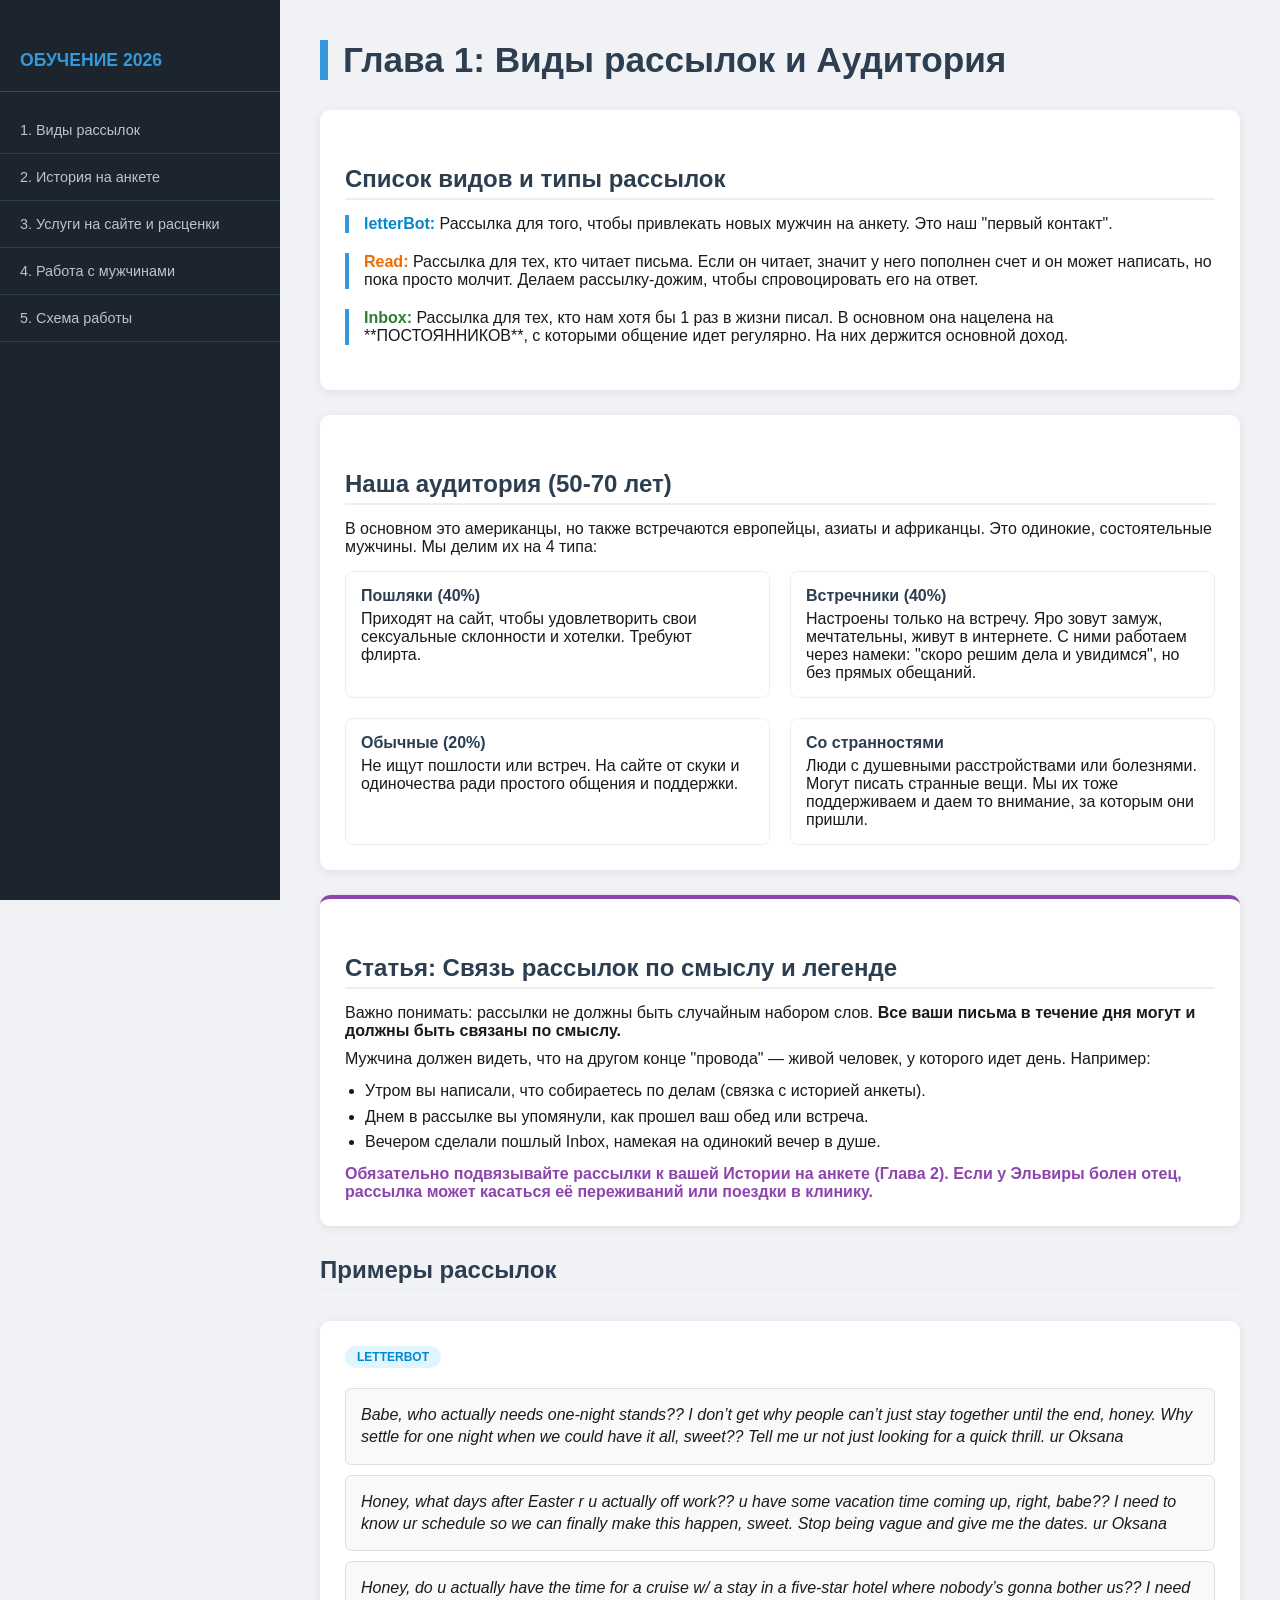
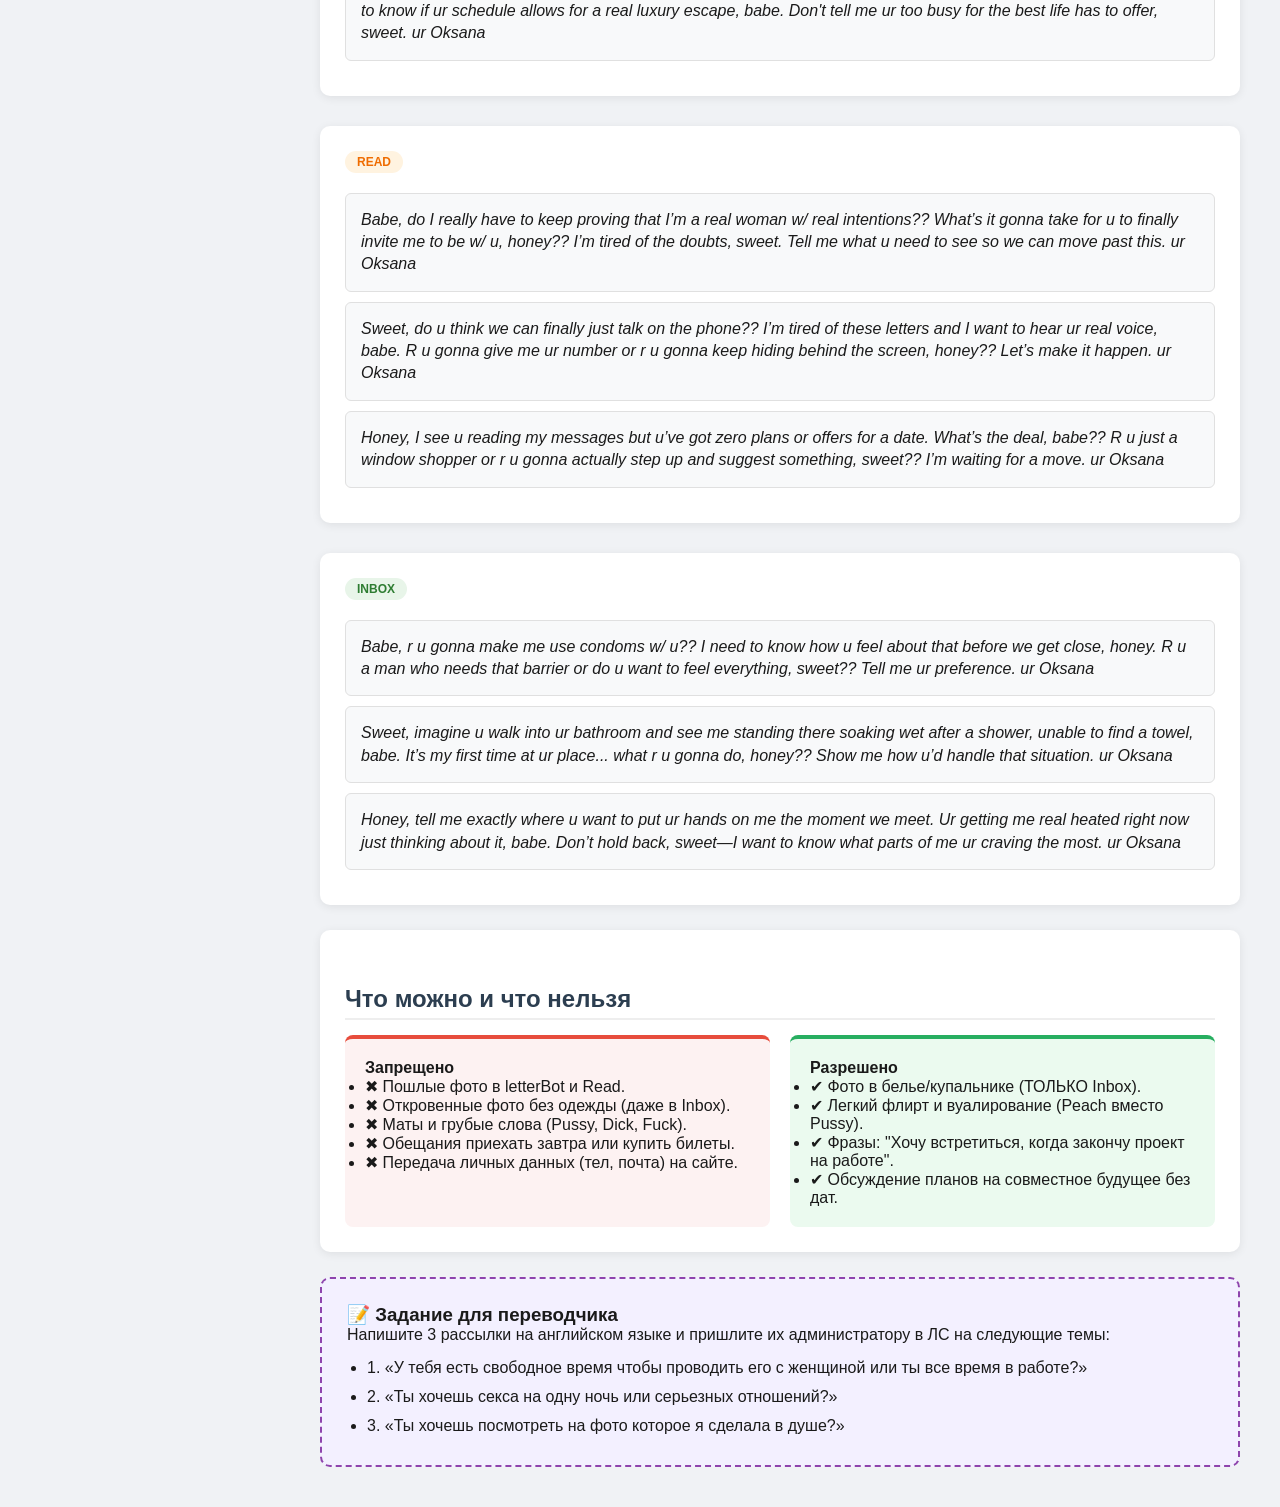
<file: index.html>
<!DOCTYPE html>
<html lang="ru">
<head>
    <meta charset="UTF-8">
    <meta name="viewport" content="width=device-width, initial-scale=1.0">
    <title>ОБУЧЕНИЕ 2026 - Глава 1: Виды рассылок</title>
    <link rel="stylesheet" href="style.css">
    <style>
        .sidebar ul li { padding: 0; }
        .sidebar ul li a { display: block; padding: 15px 20px; color: #bdc3c7; text-decoration: none; width: 100%; }
        .sidebar li.active a { color: white; }
        .type-desc { margin-bottom: 20px; border-left: 4px solid #3498db; padding-left: 15px; }
        .mail-category { margin-top: 30px; }
    </style>
</head>
<body>

    <div class="sidebar">
    <h2>ОБУЧЕНИЕ 2026</h2>
    <ul>
        <li><a href="index.html">1. Виды рассылок</a></li>
        <li><a href="chapter2.html">2. История на анкете</a></li>
        <li><a href="chapter3.html">3. Услуги на сайте и расценки</a></li>
        <li><a href="chapter4.html">4. Работа с мужчинами</a></li>
        <li><a href="chapter5.html">5. Схема работы</a></li>
    </ul>
</div>

    <div class="main-content">
        <h1>Глава 1: Виды рассылок и Аудитория</h1>

        <div class="card">
            <h2>Список видов и типы рассылок</h2>
            <div class="type-desc">
                <b style="color: #0288d1;">letterBot:</b> Рассылка для того, чтобы привлекать новых мужчин на анкету. Это наш "первый контакт".
            </div>
            <div class="type-desc">
                <b style="color: #ef6c00;">Read:</b> Рассылка для тех, кто читает письма. Если он читает, значит у него пополнен счет и он может написать, но пока просто молчит. Делаем рассылку-дожим, чтобы спровоцировать его на ответ.
            </div>
            <div class="type-desc">
                <b style="color: #2e7d32;">Inbox:</b> Рассылка для тех, кто нам хотя бы 1 раз в жизни писал. В основном она нацелена на **ПОСТОЯННИКОВ**, с которыми общение идет регулярно. На них держится основной доход.
            </div>
        </div>

        <div class="card">
            <h2>Наша аудитория (50-70 лет)</h2>
            <p>В основном это американцы, но также встречаются европейцы, азиаты и африканцы. Это одинокие, состоятельные мужчины. Мы делим их на 4 типа:</p>
            <div class="audience-grid">
                <div class="audience-item">
                    <b>Пошляки (40%)</b>
                    Приходят на сайт, чтобы удовлетворить свои сексуальные склонности и хотелки. Требуют флирта.
                </div>
                <div class="audience-item">
                    <b>Встречники (40%)</b>
                    Настроены только на встречу. Яро зовут замуж, мечтательны, живут в интернете. С ними работаем через намеки: "скоро решим дела и увидимся", но без прямых обещаний.
                </div>
                <div class="audience-item">
                    <b>Обычные (20%)</b>
                    Не ищут пошлости или встреч. На сайте от скуки и одиночества ради простого общения и поддержки.
                </div>
                <div class="audience-item">
                    <b>Со странностями</b>
                    Люди с душевными расстройствами или болезнями. Могут писать странные вещи. Мы их тоже поддерживаем и даем то внимание, за которым они пришли.
                </div>
            </div>
        </div>

        <div class="card" style="border-top: 4px solid #8e44ad;">
            <h2>Статья: Связь рассылок по смыслу и легенде</h2>
            <p>Важно понимать: рассылки не должны быть случайным набором слов. <b>Все ваши письма в течение дня могут и должны быть связаны по смыслу.</b></p>
            <p style="margin-top: 10px;">Мужчина должен видеть, что на другом конце "провода" — живой человек, у которого идет день. Например:</p>
            <ul style="margin-left: 20px; margin-top: 10px; line-height: 1.6;">
                <li>Утром вы написали, что собираетесь по делам (связка с историей анкеты).</li>
                <li>Днем в рассылке вы упомянули, как прошел ваш обед или встреча.</li>
                <li>Вечером сделали пошлый Inbox, намекая на одинокий вечер в душе.</li>
            </ul>
            <p style="margin-top: 10px; font-weight: bold; color: #8e44ad;">Обязательно подвязывайте рассылки к вашей Истории на анкете (Глава 2). Если у Эльвиры болен отец, рассылка может касаться её переживаний или поездки в клинику.</p>
        </div>

        <h2>Примеры рассылок</h2>
        
        <div class="card mail-category">
            <span class="type-tag tag-bot">letterBot</span>
            <div class="mail-example">Babe, who actually needs one-night stands?? I don’t get why people can’t just stay together until the end, honey. Why settle for one night when we could have it all, sweet?? Tell me ur not just looking for a quick thrill. ur Oksana</div>
            <div class="mail-example">Honey, what days after Easter r u actually off work?? u have some vacation time coming up, right, babe?? I need to know ur schedule so we can finally make this happen, sweet. Stop being vague and give me the dates. ur Oksana</div>
            <div class="mail-example">Honey, do u actually have the time for a cruise w/ a stay in a five-star hotel where nobody’s gonna bother us?? I need to know if ur schedule allows for a real luxury escape, babe. Don't tell me ur too busy for the best life has to offer, sweet. ur Oksana</div>
        </div>

        <div class="card mail-category">
            <span class="type-tag tag-read">Read</span>
            <div class="mail-example">Babe, do I really have to keep proving that I’m a real woman w/ real intentions?? What’s it gonna take for u to finally invite me to be w/ u, honey?? I’m tired of the doubts, sweet. Tell me what u need to see so we can move past this. ur Oksana</div>
            <div class="mail-example">Sweet, do u think we can finally just talk on the phone?? I’m tired of these letters and I want to hear ur real voice, babe. R u gonna give me ur number or r u gonna keep hiding behind the screen, honey?? Let’s make it happen. ur Oksana</div>
            <div class="mail-example">Honey, I see u reading my messages but u’ve got zero plans or offers for a date. What’s the deal, babe?? R u just a window shopper or r u gonna actually step up and suggest something, sweet?? I’m waiting for a move. ur Oksana</div>
        </div>

        <div class="card mail-category">
            <span class="type-tag tag-inbox">Inbox</span>
            <div class="mail-example">Babe, r u gonna make me use condoms w/ u?? I need to know how u feel about that before we get close, honey. R u a man who needs that barrier or do u want to feel everything, sweet?? Tell me ur preference. ur Oksana</div>
            <div class="mail-example">Sweet, imagine u walk into ur bathroom and see me standing there soaking wet after a shower, unable to find a towel, babe. It’s my first time at ur place... what r u gonna do, honey?? Show me how u’d handle that situation. ur Oksana</div>
            <div class="mail-example">Honey, tell me exactly where u want to put ur hands on me the moment we meet. Ur getting me real heated right now just thinking about it, babe. Don’t hold back, sweet—I want to know what parts of me ur craving the most. ur Oksana</div>
        </div>

        <div class="card">
            <h2>Что можно и что нельзя</h2>
            <div class="rules-container">
                <div class="rule-box rule-deny">
                    <h4>Запрещено</h4>
                    <ul>
                        <li>✖ Пошлые фото в letterBot и Read.</li>
                        <li>✖ Откровенные фото без одежды (даже в Inbox).</li>
                        <li>✖ Маты и грубые слова (Pussy, Dick, Fuck).</li>
                        <li>✖ Обещания приехать завтра или купить билеты.</li>
                        <li>✖ Передача личных данных (тел, почта) на сайте.</li>
                    </ul>
                </div>
                <div class="rule-box rule-allow">
                    <h4>Разрешено</h4>
                    <ul>
                        <li>✔ Фото в белье/купальнике (ТОЛЬКО Inbox).</li>
                        <li>✔ Легкий флирт и вуалирование (Peach вместо Pussy).</li>
                        <li>✔ Фразы: "Хочу встретиться, когда закончу проект на работе".</li>
                        <li>✔ Обсуждение планов на совместное будущее без дат.</li>
                    </ul>
                </div>
            </div>
        </div>

        <div class="task-box">
            <h3>📝 Задание для переводчика</h3>
            <p>Напишите 3 рассылки на английском языке и пришлите их администратору в ЛС на следующие темы:</p>
            <ul style="margin-left: 20px; margin-top: 10px; line-height: 1.8;">
                <li>1. «У тебя есть свободное время чтобы проводить его с женщиной или ты все время в работе?»</li>
                <li>2. «Ты хочешь секса на одну ночь или серьезных отношений?»</li>
                <li>3. «Ты хочешь посмотреть на фото которое я сделала в душе?»</li>
            </ul>
        </div>
    </div>

</body>
</html>
</file>
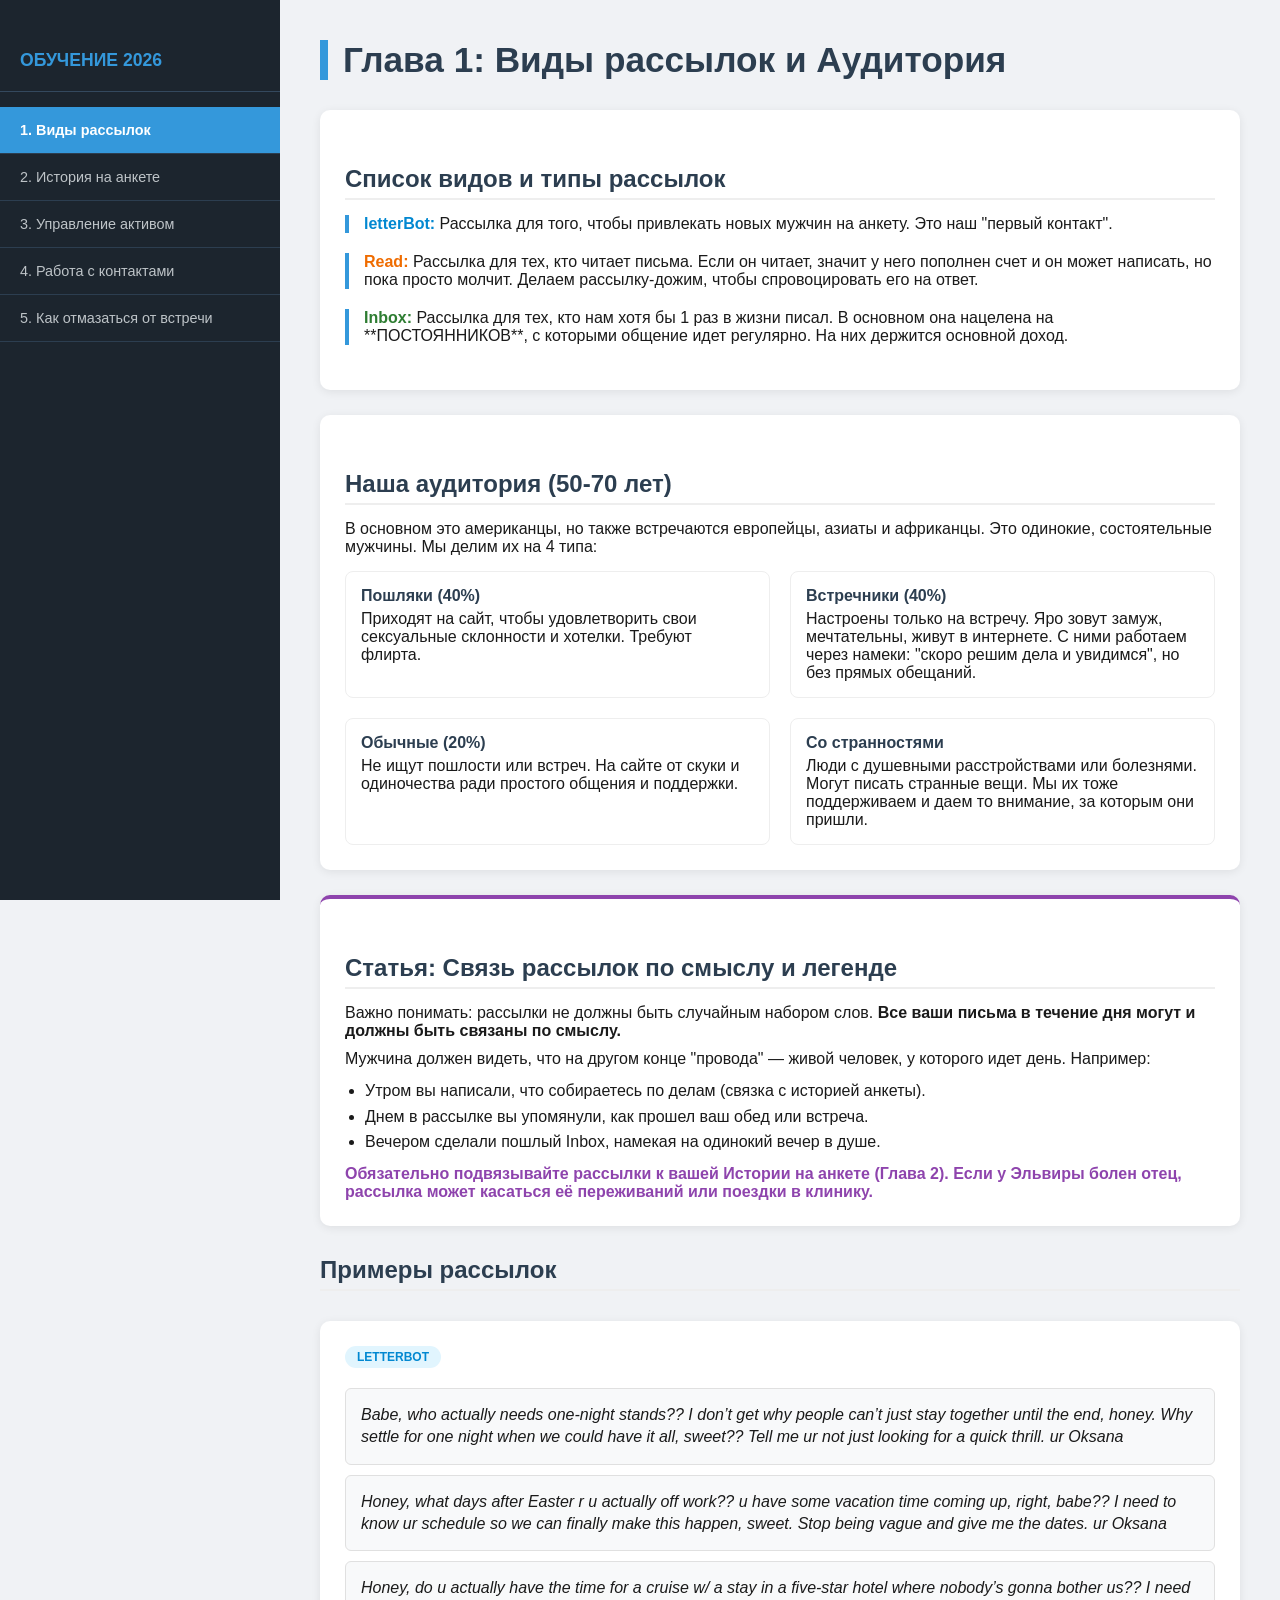
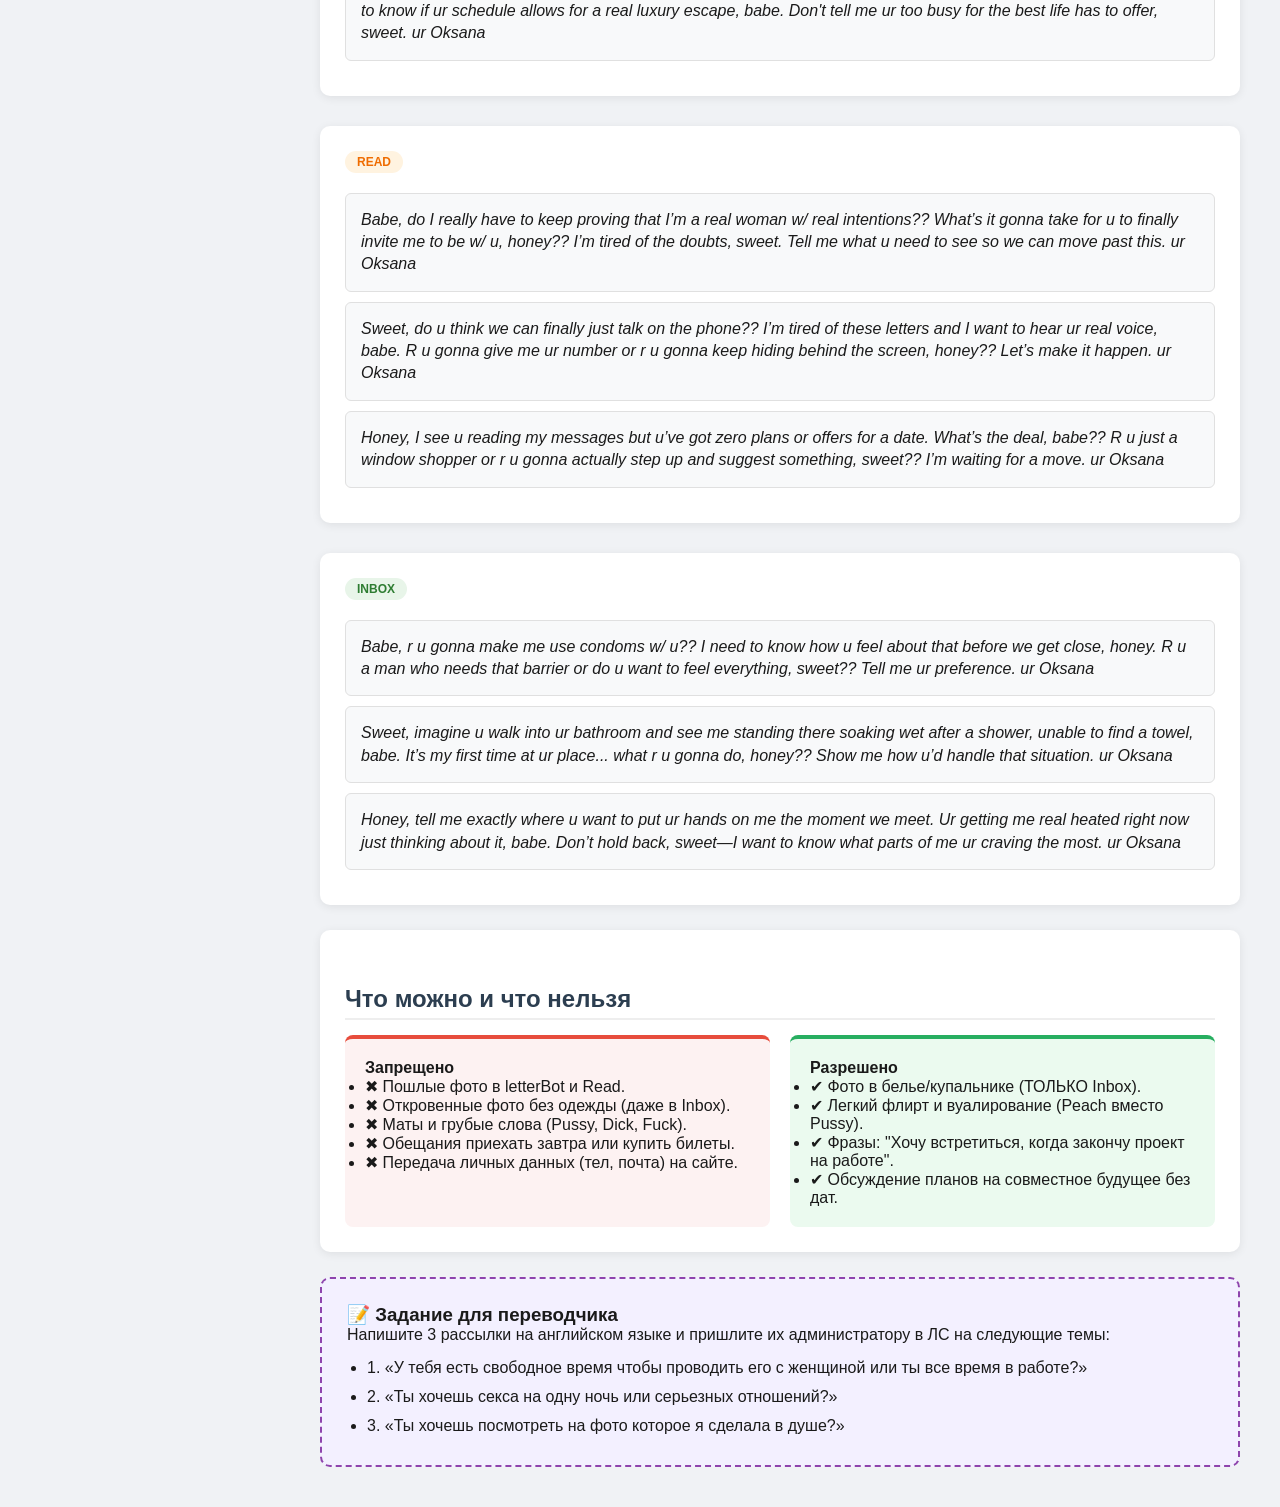
<file: chapter1.html>
<!DOCTYPE html>
<html lang="ru">
<head>
    <meta charset="UTF-8">
    <meta name="viewport" content="width=device-width, initial-scale=1.0">
    <title>ОБУЧЕНИЕ 2026 - Глава 1: Виды рассылок</title>
    <link rel="stylesheet" href="style.css">
    <style>
        .sidebar ul li { padding: 0; }
        .sidebar ul li a { display: block; padding: 15px 20px; color: #bdc3c7; text-decoration: none; width: 100%; }
        .sidebar li.active a { color: white; }
        .type-desc { margin-bottom: 20px; border-left: 4px solid #3498db; padding-left: 15px; }
        .mail-category { margin-top: 30px; }
    </style>
</head>
<body>

    <div class="sidebar">
        <h2>ОБУЧЕНИЕ 2026</h2>
        <ul>
            <li class="active"><a href="chapter1.html">1. Виды рассылок</a></li>
            <li><a href="chapter2.html">2. История на анкете</a></li>
            <li><a href="chapter3.html">3. Управление активом</a></li>
            <li><a href="chapter4.html">4. Работа с контактами</a></li>
            <li><a href="chapter5.html">5. Как отмазаться от встречи</a></li>
        </ul>
    </div>

    <div class="main-content">
        <h1>Глава 1: Виды рассылок и Аудитория</h1>

        <div class="card">
            <h2>Список видов и типы рассылок</h2>
            <div class="type-desc">
                <b style="color: #0288d1;">letterBot:</b> Рассылка для того, чтобы привлекать новых мужчин на анкету. Это наш "первый контакт".
            </div>
            <div class="type-desc">
                <b style="color: #ef6c00;">Read:</b> Рассылка для тех, кто читает письма. Если он читает, значит у него пополнен счет и он может написать, но пока просто молчит. Делаем рассылку-дожим, чтобы спровоцировать его на ответ.
            </div>
            <div class="type-desc">
                <b style="color: #2e7d32;">Inbox:</b> Рассылка для тех, кто нам хотя бы 1 раз в жизни писал. В основном она нацелена на **ПОСТОЯННИКОВ**, с которыми общение идет регулярно. На них держится основной доход.
            </div>
        </div>

        <div class="card">
            <h2>Наша аудитория (50-70 лет)</h2>
            <p>В основном это американцы, но также встречаются европейцы, азиаты и африканцы. Это одинокие, состоятельные мужчины. Мы делим их на 4 типа:</p>
            <div class="audience-grid">
                <div class="audience-item">
                    <b>Пошляки (40%)</b>
                    Приходят на сайт, чтобы удовлетворить свои сексуальные склонности и хотелки. Требуют флирта.
                </div>
                <div class="audience-item">
                    <b>Встречники (40%)</b>
                    Настроены только на встречу. Яро зовут замуж, мечтательны, живут в интернете. С ними работаем через намеки: "скоро решим дела и увидимся", но без прямых обещаний.
                </div>
                <div class="audience-item">
                    <b>Обычные (20%)</b>
                    Не ищут пошлости или встреч. На сайте от скуки и одиночества ради простого общения и поддержки.
                </div>
                <div class="audience-item">
                    <b>Со странностями</b>
                    Люди с душевными расстройствами или болезнями. Могут писать странные вещи. Мы их тоже поддерживаем и даем то внимание, за которым они пришли.
                </div>
            </div>
        </div>

        <div class="card" style="border-top: 4px solid #8e44ad;">
            <h2>Статья: Связь рассылок по смыслу и легенде</h2>
            <p>Важно понимать: рассылки не должны быть случайным набором слов. <b>Все ваши письма в течение дня могут и должны быть связаны по смыслу.</b></p>
            <p style="margin-top: 10px;">Мужчина должен видеть, что на другом конце "провода" — живой человек, у которого идет день. Например:</p>
            <ul style="margin-left: 20px; margin-top: 10px; line-height: 1.6;">
                <li>Утром вы написали, что собираетесь по делам (связка с историей анкеты).</li>
                <li>Днем в рассылке вы упомянули, как прошел ваш обед или встреча.</li>
                <li>Вечером сделали пошлый Inbox, намекая на одинокий вечер в душе.</li>
            </ul>
            <p style="margin-top: 10px; font-weight: bold; color: #8e44ad;">Обязательно подвязывайте рассылки к вашей Истории на анкете (Глава 2). Если у Эльвиры болен отец, рассылка может касаться её переживаний или поездки в клинику.</p>
        </div>

        <h2>Примеры рассылок</h2>
        
        <div class="card mail-category">
            <span class="type-tag tag-bot">letterBot</span>
            <div class="mail-example">Babe, who actually needs one-night stands?? I don’t get why people can’t just stay together until the end, honey. Why settle for one night when we could have it all, sweet?? Tell me ur not just looking for a quick thrill. ur Oksana</div>
            <div class="mail-example">Honey, what days after Easter r u actually off work?? u have some vacation time coming up, right, babe?? I need to know ur schedule so we can finally make this happen, sweet. Stop being vague and give me the dates. ur Oksana</div>
            <div class="mail-example">Honey, do u actually have the time for a cruise w/ a stay in a five-star hotel where nobody’s gonna bother us?? I need to know if ur schedule allows for a real luxury escape, babe. Don't tell me ur too busy for the best life has to offer, sweet. ur Oksana</div>
        </div>

        <div class="card mail-category">
            <span class="type-tag tag-read">Read</span>
            <div class="mail-example">Babe, do I really have to keep proving that I’m a real woman w/ real intentions?? What’s it gonna take for u to finally invite me to be w/ u, honey?? I’m tired of the doubts, sweet. Tell me what u need to see so we can move past this. ur Oksana</div>
            <div class="mail-example">Sweet, do u think we can finally just talk on the phone?? I’m tired of these letters and I want to hear ur real voice, babe. R u gonna give me ur number or r u gonna keep hiding behind the screen, honey?? Let’s make it happen. ur Oksana</div>
            <div class="mail-example">Honey, I see u reading my messages but u’ve got zero plans or offers for a date. What’s the deal, babe?? R u just a window shopper or r u gonna actually step up and suggest something, sweet?? I’m waiting for a move. ur Oksana</div>
        </div>

        <div class="card mail-category">
            <span class="type-tag tag-inbox">Inbox</span>
            <div class="mail-example">Babe, r u gonna make me use condoms w/ u?? I need to know how u feel about that before we get close, honey. R u a man who needs that barrier or do u want to feel everything, sweet?? Tell me ur preference. ur Oksana</div>
            <div class="mail-example">Sweet, imagine u walk into ur bathroom and see me standing there soaking wet after a shower, unable to find a towel, babe. It’s my first time at ur place... what r u gonna do, honey?? Show me how u’d handle that situation. ur Oksana</div>
            <div class="mail-example">Honey, tell me exactly where u want to put ur hands on me the moment we meet. Ur getting me real heated right now just thinking about it, babe. Don’t hold back, sweet—I want to know what parts of me ur craving the most. ur Oksana</div>
        </div>

        <div class="card">
            <h2>Что можно и что нельзя</h2>
            <div class="rules-container">
                <div class="rule-box rule-deny">
                    <h4>Запрещено</h4>
                    <ul>
                        <li>✖ Пошлые фото в letterBot и Read.</li>
                        <li>✖ Откровенные фото без одежды (даже в Inbox).</li>
                        <li>✖ Маты и грубые слова (Pussy, Dick, Fuck).</li>
                        <li>✖ Обещания приехать завтра или купить билеты.</li>
                        <li>✖ Передача личных данных (тел, почта) на сайте.</li>
                    </ul>
                </div>
                <div class="rule-box rule-allow">
                    <h4>Разрешено</h4>
                    <ul>
                        <li>✔ Фото в белье/купальнике (ТОЛЬКО Inbox).</li>
                        <li>✔ Легкий флирт и вуалирование (Peach вместо Pussy).</li>
                        <li>✔ Фразы: "Хочу встретиться, когда закончу проект на работе".</li>
                        <li>✔ Обсуждение планов на совместное будущее без дат.</li>
                    </ul>
                </div>
            </div>
        </div>

        <div class="task-box">
            <h3>📝 Задание для переводчика</h3>
            <p>Напишите 3 рассылки на английском языке и пришлите их администратору в ЛС на следующие темы:</p>
            <ul style="margin-left: 20px; margin-top: 10px; line-height: 1.8;">
                <li>1. «У тебя есть свободное время чтобы проводить его с женщиной или ты все время в работе?»</li>
                <li>2. «Ты хочешь секса на одну ночь или серьезных отношений?»</li>
                <li>3. «Ты хочешь посмотреть на фото которое я сделала в душе?»</li>
            </ul>
        </div>
    </div>

</body>
</html>
</file>
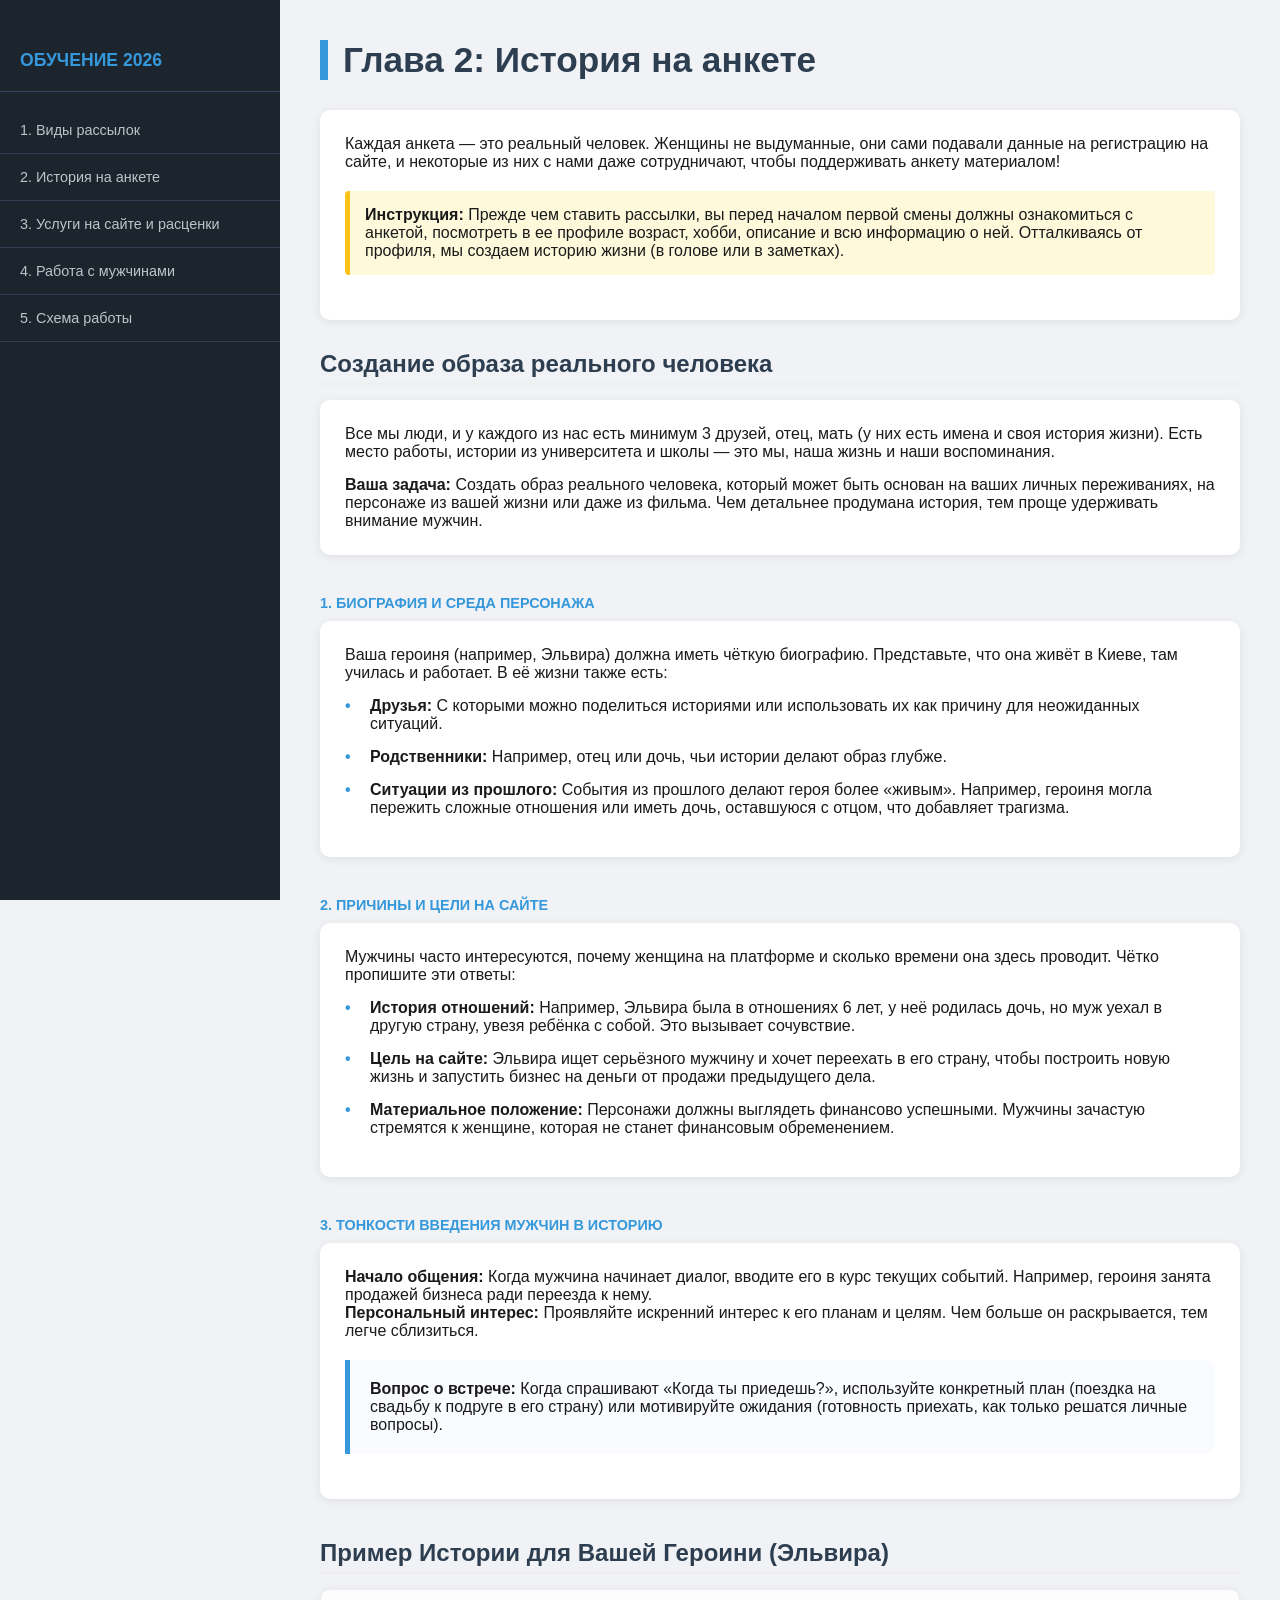
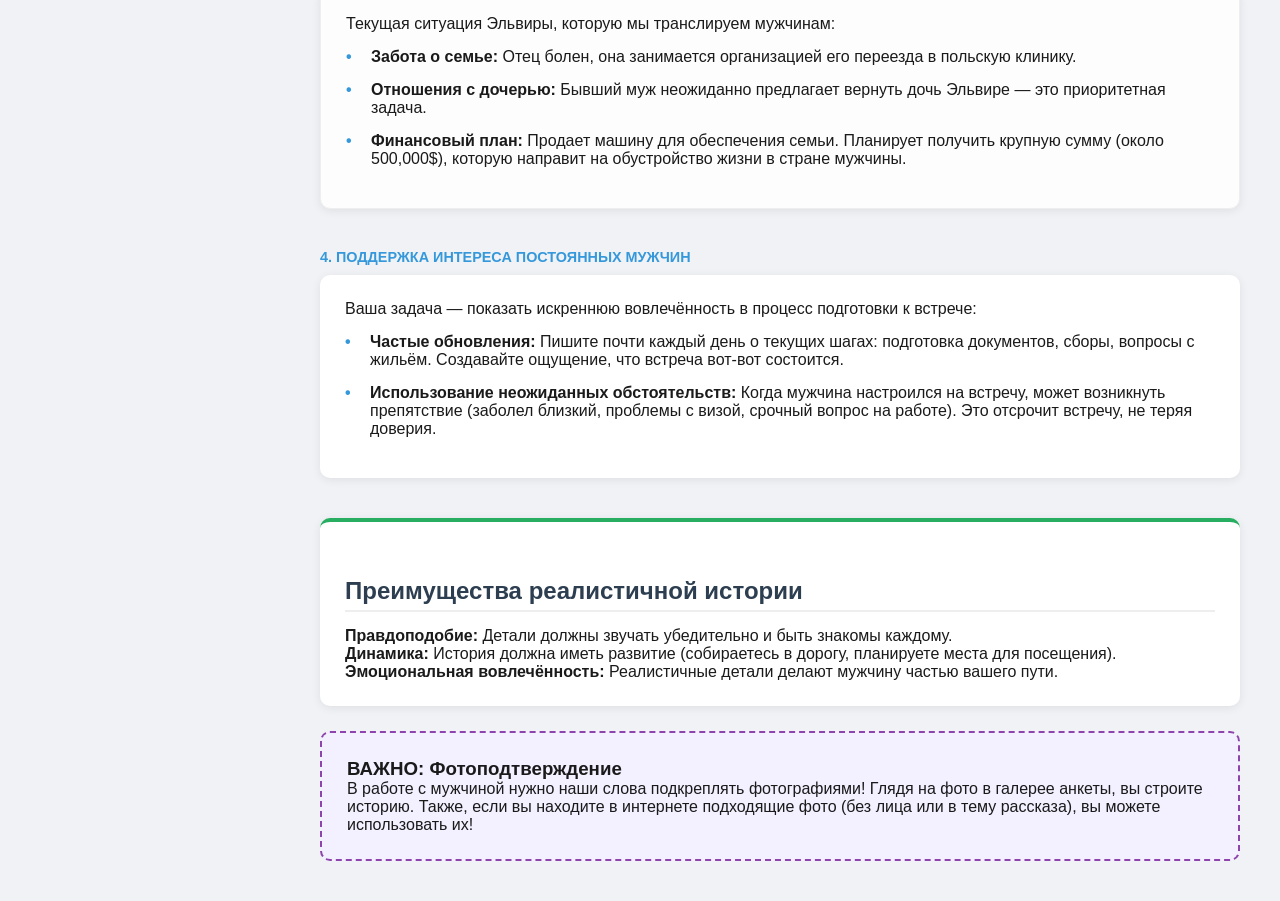
<file: chapter2.html>
<!DOCTYPE html>
<html lang="ru">
<head>
    <meta charset="UTF-8">
    <meta name="viewport" content="width=device-width, initial-scale=1.0">
    <title>ОБУЧЕНИЕ 2026 - Глава 2: История на анкете</title>
    <link rel="stylesheet" href="style.css">
    <style>
        .sidebar ul li { padding: 0; }
        .sidebar ul li a { display: block; padding: 15px 20px; color: #bdc3c7; text-decoration: none; width: 100%; }
        .sidebar li.active a { color: white; }
        .content-section { margin-bottom: 40px; }
        .sub-header { color: #3498db; font-weight: bold; text-transform: uppercase; font-size: 0.9rem; margin-bottom: 10px; display: block; }
        .highlight-card { border-left: 5px solid #3498db; background: #f9fbff; padding: 20px; border-radius: 0 10px 10px 0; margin: 20px 0; }
        .info-list { list-style: none; }
        .info-list li { margin-bottom: 15px; position: relative; padding-left: 25px; }
        .info-list li::before { content: "•"; color: #3498db; font-weight: bold; position: absolute; left: 0; }
    </style>
</head>
<body>

    <div class="sidebar">
    <h2>ОБУЧЕНИЕ 2026</h2>
    <ul>
        <li><a href="index.html">1. Виды рассылок</a></li>
        <li><a href="chapter2.html">2. История на анкете</a></li>
        <li><a href="chapter3.html">3. Услуги на сайте и расценки</a></li>
        <li><a href="chapter4.html">4. Работа с мужчинами</a></li>
        <li><a href="chapter5.html">5. Схема работы</a></li>
    </ul>
</div>

    <div class="main-content">
        <h1>Глава 2: История на анкете</h1>

        <div class="card">
            <p>Каждая анкета — это реальный человек. Женщины не выдуманные, они сами подавали данные на регистрацию на сайте, и некоторые из них с нами даже сотрудничают, чтобы поддерживать анкету материалом!</p>
            <div class="important-note" style="padding: 15px; border-left: 5px solid #fcc419; background: #fff9db; margin-top: 20px;">
                <b>Инструкция:</b> Прежде чем ставить рассылки, вы перед началом первой смены должны ознакомиться с анкетой, посмотреть в ее профиле возраст, хобби, описание и всю информацию о ней. Отталкиваясь от профиля, мы создаем историю жизни (в голове или в заметках).
            </div>
        </div>

        <div class="content-section">
            <h2>Создание образа реального человека</h2>
            <div class="card">
                <p>Все мы люди, и у каждого из нас есть минимум 3 друзей, отец, мать (у них есть имена и своя история жизни). Есть место работы, истории из университета и школы — это мы, наша жизнь и наши воспоминания.</p>
                <p style="margin-top: 15px;"><b>Ваша задача:</b> Создать образ реального человека, который может быть основан на ваших личных переживаниях, на персонаже из вашей жизни или даже из фильма. Чем детальнее продумана история, тем проще удерживать внимание мужчин.</p>
            </div>
        </div>

        <div class="content-section">
            <span class="sub-header">1. Биография и Среда Персонажа</span>
            <div class="card">
                <p>Ваша героиня (например, Эльвира) должна иметь чёткую биографию. Представьте, что она живёт в Киеве, там училась и работает. В её жизни также есть:</p>
                <ul class="info-list" style="margin-top: 15px;">
                    <li><b>Друзья:</b> С которыми можно поделиться историями или использовать их как причину для неожиданных ситуаций.</li>
                    <li><b>Родственники:</b> Например, отец или дочь, чьи истории делают образ глубже.</li>
                    <li><b>Ситуации из прошлого:</b> События из прошлого делают героя более «живым». Например, героиня могла пережить сложные отношения или иметь дочь, оставшуюся с отцом, что добавляет трагизма.</li>
                </ul>
            </div>
        </div>

        <div class="content-section">
            <span class="sub-header">2. Причины и Цели на Сайте</span>
            <div class="card">
                <p>Мужчины часто интересуются, почему женщина на платформе и сколько времени она здесь проводит. Чётко пропишите эти ответы:</p>
                <ul class="info-list" style="margin-top: 15px;">
                    <li><b>История отношений:</b> Например, Эльвира была в отношениях 6 лет, у неё родилась дочь, но муж уехал в другую страну, увезя ребёнка с собой. Это вызывает сочувствие.</li>
                    <li><b>Цель на сайте:</b> Эльвира ищет серьёзного мужчину и хочет переехать в его страну, чтобы построить новую жизнь и запустить бизнес на деньги от продажи предыдущего дела.</li>
                    <li><b>Материальное положение:</b> Персонажи должны выглядеть финансово успешными. Мужчины зачастую стремятся к женщине, которая не станет финансовым обременением.</li>
                </ul>
            </div>
        </div>

        <div class="content-section">
            <span class="sub-header">3. Тонкости введения мужчин в историю</span>
            <div class="card">
                <p><b>Начало общения:</b> Когда мужчина начинает диалог, вводите его в курс текущих событий. Например, героиня занята продажей бизнеса ради переезда к нему.</p>
                <p><b>Персональный интерес:</b> Проявляйте искренний интерес к его планам и целям. Чем больше он раскрывается, тем легче сблизиться.</p>
                <div class="highlight-card">
                    <b>Вопрос о встрече:</b> Когда спрашивают «Когда ты приедешь?», используйте конкретный план (поездка на свадьбу к подруге в его страну) или мотивируйте ожидания (готовность приехать, как только решатся личные вопросы).
                </div>
            </div>
        </div>

        <div class="content-section">
            <h2>Пример Истории для Вашей Героини (Эльвира)</h2>
            <div class="card" style="background: #fdfdfd; border: 1px solid #eee;">
                <p>Текущая ситуация Эльвиры, которую мы транслируем мужчинам:</p>
                <ul class="info-list" style="margin-top: 15px;">
                    <li><b>Забота о семье:</b> Отец болен, она занимается организацией его переезда в польскую клинику.</li>
                    <li><b>Отношения с дочерью:</b> Бывший муж неожиданно предлагает вернуть дочь Эльвире — это приоритетная задача.</li>
                    <li><b>Финансовый план:</b> Продает машину для обеспечения семьи. Планирует получить крупную сумму (около 500,000$), которую направит на обустройство жизни в стране мужчины.</li>
                </ul>
            </div>
        </div>

        <div class="content-section">
            <span class="sub-header">4. Поддержка интереса постоянных мужчин</span>
            <div class="card">
                <p>Ваша задача — показать искреннюю вовлечённость в процесс подготовки к встрече:</p>
                <ul class="info-list" style="margin-top: 15px;">
                    <li><b>Частые обновления:</b> Пишите почти каждый день о текущих шагах: подготовка документов, сборы, вопросы с жильём. Создавайте ощущение, что встреча вот-вот состоится.</li>
                    <li><b>Использование неожиданных обстоятельств:</b> Когда мужчина настроился на встречу, может возникнуть препятствие (заболел близкий, проблемы с визой, срочный вопрос на работе). Это отсрочит встречу, не теряя доверия.</li>
                </ul>
            </div>
        </div>

        <div class="card" style="border-top: 4px solid #27ae60;">
            <h2>Преимущества реалистичной истории</h2>
            <p><b>Правдоподобие:</b> Детали должны звучать убедительно и быть знакомы каждому.</p>
            <p><b>Динамика:</b> История должна иметь развитие (собираетесь в дорогу, планируете места для посещения).</p>
            <p><b>Эмоциональная вовлечённость:</b> Реалистичные детали делают мужчину частью вашего пути.</p>
        </div>

        <div class="task-box">
            <h3>ВАЖНО: Фотоподтверждение</h3>
            <p>В работе с мужчиной нужно наши слова подкреплять фотографиями! Глядя на фото в галерее анкеты, вы строите историю. Также, если вы находите в интернете подходящие фото (без лица или в тему рассказа), вы можете использовать их!</p>
        </div>
    </div>

</body>
</html>
</file>
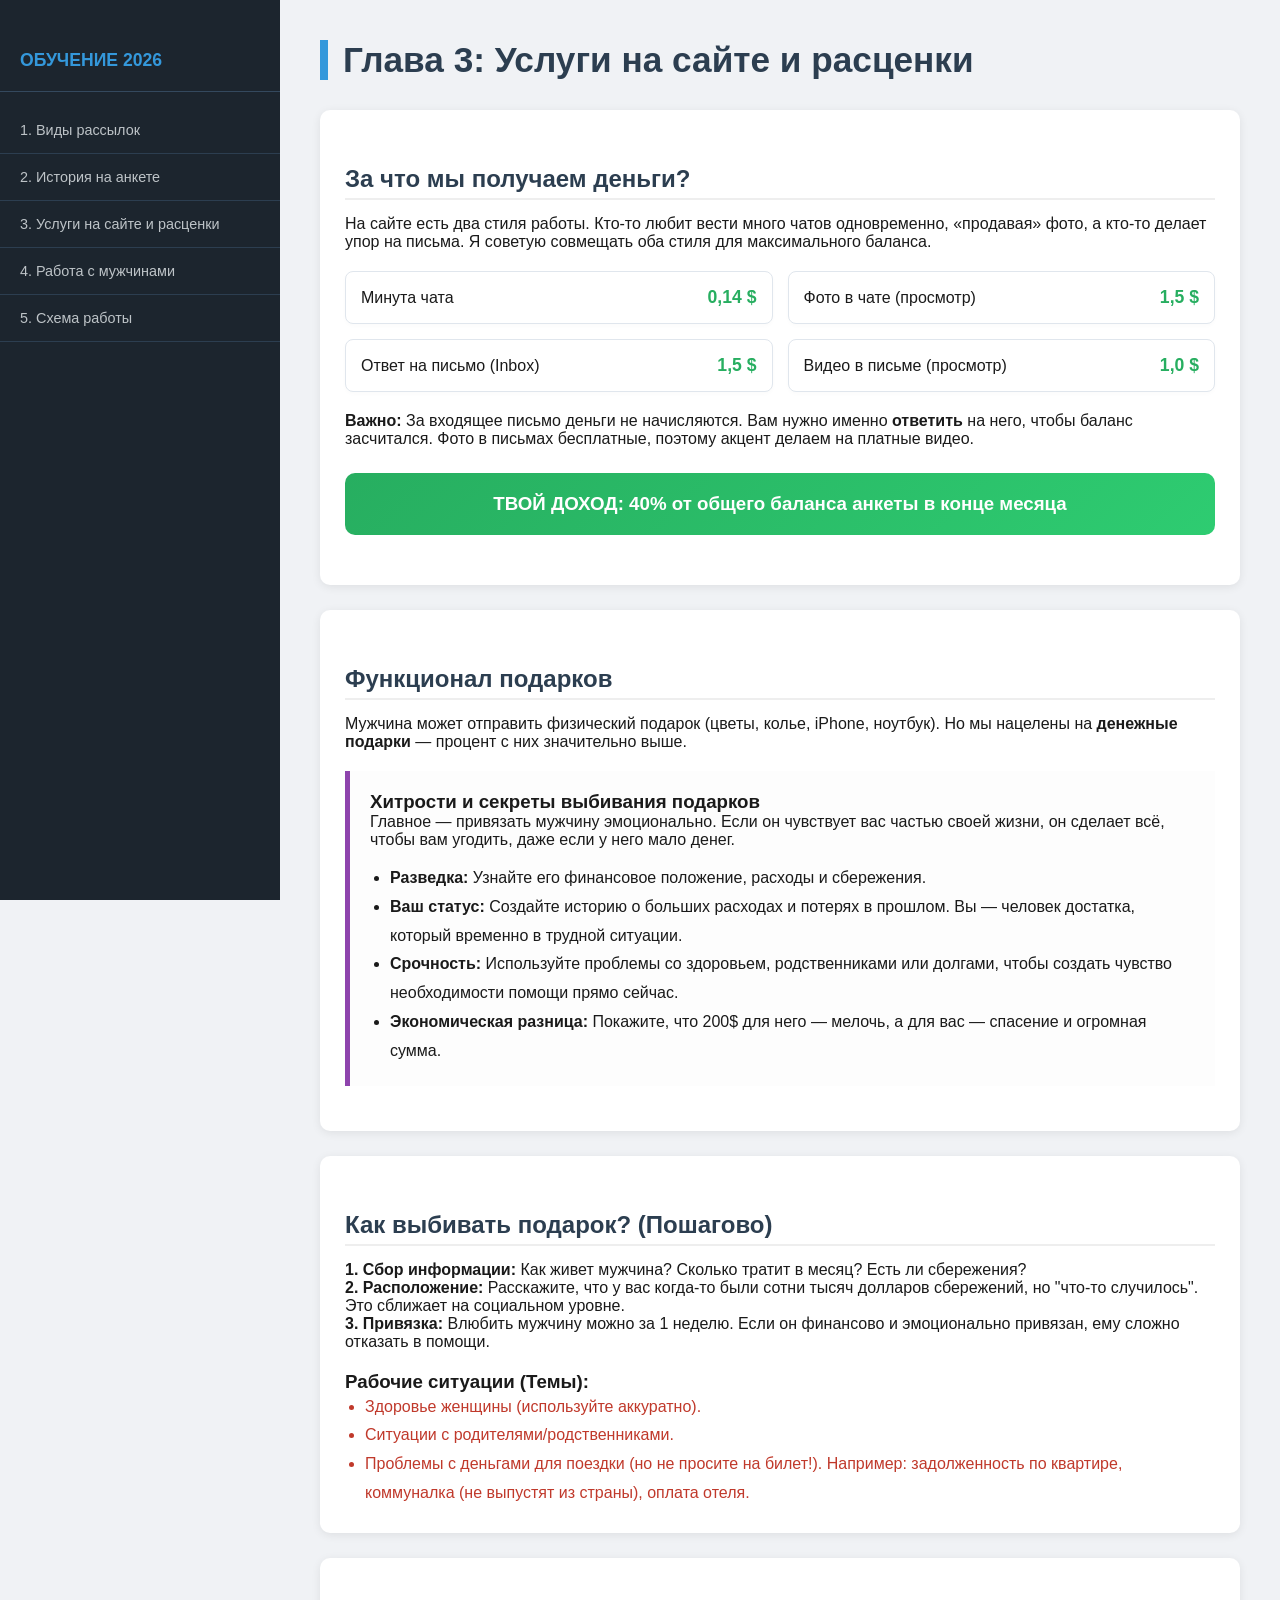
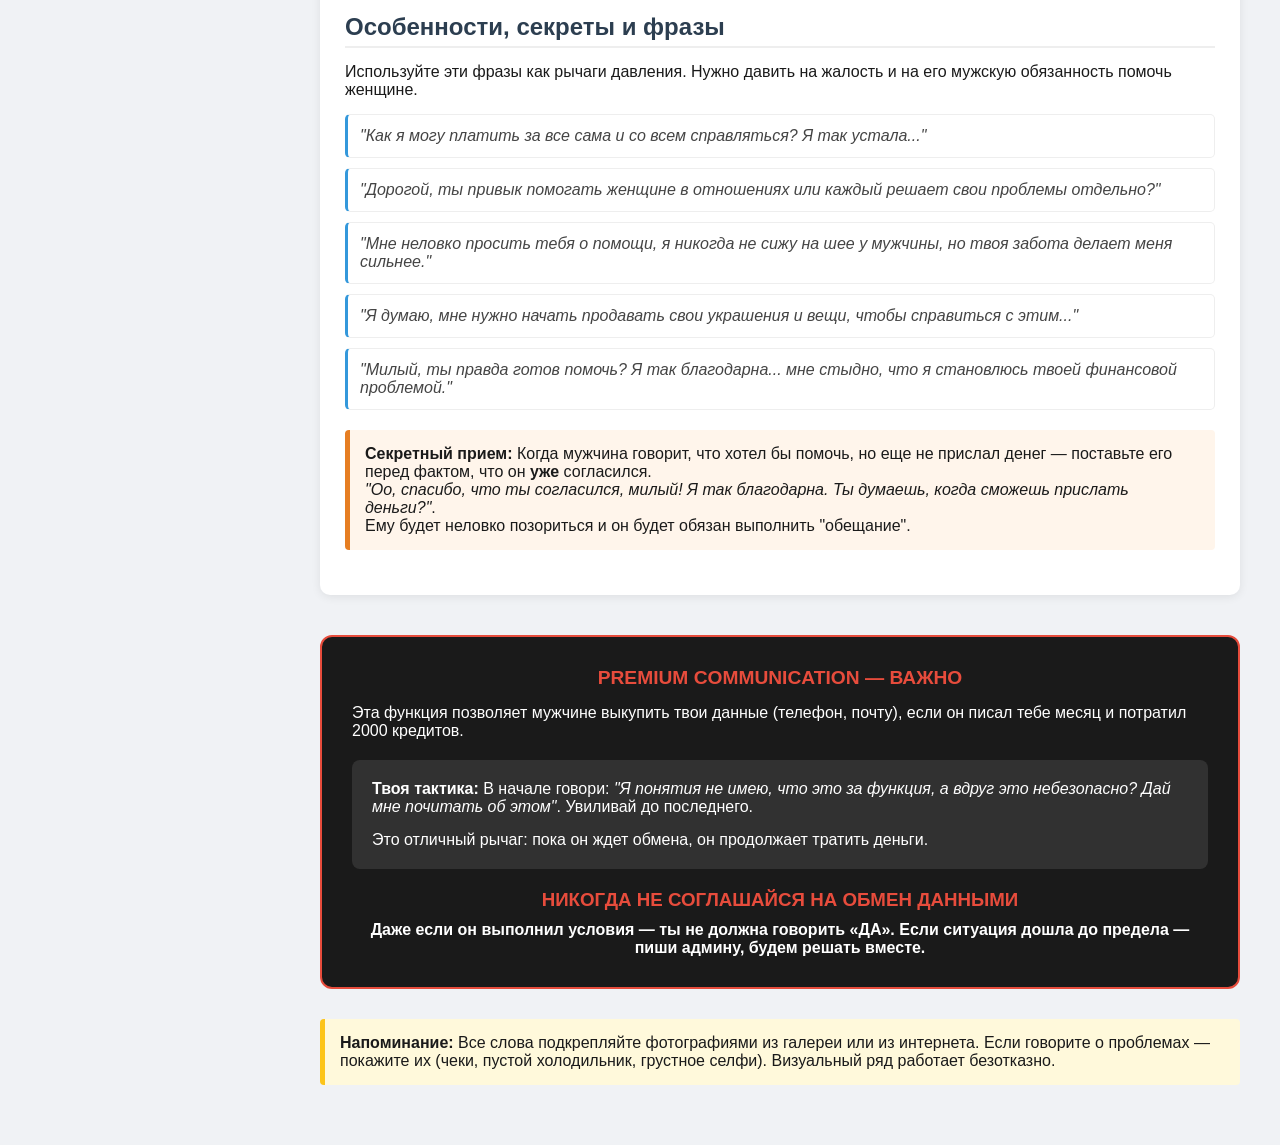
<file: chapter3.html>
<!DOCTYPE html>
<html lang="ru">
<head>
    <meta charset="UTF-8">
    <meta name="viewport" content="width=device-width, initial-scale=1.0">
    <title>ОБУЧЕНИЕ 2026 - Глава 3: Услуги и Расценки</title>
    <link rel="stylesheet" href="style.css">
    <style>
        /* Стили для ссылок в меню */
        .sidebar ul li { padding: 0; }
        .sidebar ul li a { display: block; padding: 15px 20px; color: #bdc3c7; text-decoration: none; width: 100%; }
        .sidebar li.active a { color: white; }
        
        /* Стили для таблиц цен */
        .price-grid { display: grid; grid-template-columns: 1fr 1fr; gap: 15px; margin: 20px 0; }
        .price-item { background: #fff; border: 1px solid #e0e6ed; padding: 15px; border-radius: 8px; display: flex; justify-content: space-between; align-items: center; box-shadow: 0 2px 4px rgba(0,0,0,0.02); }
        .price-tag { color: #27ae60; font-weight: bold; font-size: 1.1rem; }

        .income-alert { background: linear-gradient(135deg, #27ae60 0%, #2ecc71 100%); color: white; padding: 20px; border-radius: 10px; text-align: center; margin: 25px 0; }
        
        .strategy-card { background: #fdfdfd; border-left: 5px solid #8e44ad; padding: 20px; margin: 20px 0; }
        .phrase-list { display: grid; grid-template-columns: 1fr; gap: 10px; margin-top: 15px; }
        .phrase { background: #fff; border: 1px solid #eee; padding: 12px; border-radius: 5px; font-style: italic; color: #444; border-left: 3px solid #3498db; }

        /* Блок Premium */
        .premium-danger { background: #1a1a1a; color: #fff; padding: 30px; border-radius: 12px; border: 2px solid #e74c3c; margin-top: 40px; }
        .danger-text { color: #e74c3c; font-weight: bold; text-transform: uppercase; font-size: 1.2rem; display: block; margin-bottom: 15px; text-align: center; }
    </style>
</head>
<body>

    <div class="sidebar">
    <h2>ОБУЧЕНИЕ 2026</h2>
    <ul>
        <li><a href="index.html">1. Виды рассылок</a></li>
        <li><a href="chapter2.html">2. История на анкете</a></li>
        <li><a href="chapter3.html">3. Услуги на сайте и расценки</a></li>
        <li><a href="chapter4.html">4. Работа с мужчинами</a></li>
        <li><a href="chapter5.html">5. Схема работы</a></li>
    </ul>
</div>

    <div class="main-content">
        <h1>Глава 3: Услуги на сайте и расценки</h1>

        <div class="card">
            <h2>За что мы получаем деньги?</h2>
            <p>На сайте есть два стиля работы. Кто-то любит вести много чатов одновременно, «продавая» фото, а кто-то делает упор на письма. Я советую совмещать оба стиля для максимального баланса.</p>
            
            <div class="price-grid">
                <div class="price-item"><span>Минута чата</span><span class="price-tag">0,14 $</span></div>
                <div class="price-item"><span>Фото в чате (просмотр)</span><span class="price-tag">1,5 $</span></div>
                <div class="price-item"><span>Ответ на письмо (Inbox)</span><span class="price-tag">1,5 $</span></div>
                <div class="price-item"><span>Видео в письме (просмотр)</span><span class="price-tag">1,0 $</span></div>
            </div>
            
            <p><b>Важно:</b> За входящее письмо деньги не начисляются. Вам нужно именно <b>ответить</b> на него, чтобы баланс засчитался. Фото в письмах бесплатные, поэтому акцент делаем на платные видео.</p>

            <div class="income-alert">
                <h3>ТВОЙ ДОХОД: 40% от общего баланса анкеты в конце месяца</h3>
            </div>
        </div>

        <div class="card">
            <h2>Функционал подарков</h2>
            <p>Мужчина может отправить физический подарок (цветы, колье, iPhone, ноутбук). Но мы нацелены на <b>денежные подарки</b> — процент с них значительно выше.</p>
            
            <div class="strategy-card">
                <h3>Хитрости и секреты выбивания подарков</h3>
                <p>Главное — привязать мужчину эмоционально. Если он чувствует вас частью своей жизни, он сделает всё, чтобы вам угодить, даже если у него мало денег.</p>
                <ul style="margin-left: 20px; margin-top: 15px; line-height: 1.8;">
                    <li><b>Разведка:</b> Узнайте его финансовое положение, расходы и сбережения.</li>
                    <li><b>Ваш статус:</b> Создайте историю о больших расходах и потерях в прошлом. Вы — человек достатка, который временно в трудной ситуации.</li>
                    <li><b>Срочность:</b> Используйте проблемы со здоровьем, родственниками или долгами, чтобы создать чувство необходимости помощи прямо сейчас.</li>
                    <li><b>Экономическая разница:</b> Покажите, что 200$ для него — мелочь, а для вас — спасение и огромная сумма.</li>
                </ul>
            </div>
        </div>

        <div class="card">
            <h2>Как выбивать подарок? (Пошагово)</h2>
            <p><b>1. Сбор информации:</b> Как живет мужчина? Сколько тратит в месяц? Есть ли сбережения?</p>
            <p><b>2. Расположение:</b> Расскажите, что у вас когда-то были сотни тысяч долларов сбережений, но "что-то случилось". Это сближает на социальном уровне.</p>
            <p><b>3. Привязка:</b> Влюбить мужчину можно за 1 неделю. Если он финансово и эмоционально привязан, ему сложно отказать в помощи.</p>
            
            <h3 style="margin-top:20px;">Рабочие ситуации (Темы):</h3>
            <ul style="margin-left: 20px; color: #c0392b; line-height: 1.8;">
                <li>Здоровье женщины (используйте аккуратно).</li>
                <li>Ситуации с родителями/родственниками.</li>
                <li>Проблемы с деньгами для поездки (но не просите на билет!). Например: задолженность по квартире, коммуналка (не выпустят из страны), оплата отеля.</li>
            </ul>
        </div>

        <div class="card">
            <h2>Особенности, секреты и фразы</h2>
            <p>Используйте эти фразы как рычаги давления. Нужно давить на жалость и на его мужскую обязанность помочь женщине.</p>
            
            <div class="phrase-list">
                <div class="phrase">"Как я могу платить за все сама и со всем справляться? Я так устала..."</div>
                <div class="phrase">"Дорогой, ты привык помогать женщине в отношениях или каждый решает свои проблемы отдельно?"</div>
                <div class="phrase">"Мне неловко просить тебя о помощи, я никогда не сижу на шее у мужчины, но твоя забота делает меня сильнее."</div>
                <div class="phrase">"Я думаю, мне нужно начать продавать свои украшения и вещи, чтобы справиться с этим..."</div>
                <div class="phrase">"Милый, ты правда готов помочь? Я так благодарна... мне стыдно, что я становлюсь твоей финансовой проблемой."</div>
            </div>

            <div class="important-note" style="margin-top: 20px; border-left: 5px solid #e67e22; background: #fff5eb; padding: 15px;">
                <b>Секретный прием:</b> Когда мужчина говорит, что хотел бы помочь, но еще не прислал денег — поставьте его перед фактом, что он <b>уже</b> согласился. <br>
                <i>"Оо, спасибо, что ты согласился, милый! Я так благодарна. Ты думаешь, когда сможешь прислать деньги?"</i>. <br>
                Ему будет неловко позориться и он будет обязан выполнить "обещание".
            </div>
        </div>

        <div class="premium-danger">
            <span class="danger-text">Premium Communication — ВАЖНО</span>
            <p>Эта функция позволяет мужчине выкупить твои данные (телефон, почту), если он писал тебе месяц и потратил 2000 кредитов.</p>
            
            <div style="background: rgba(255,255,255,0.1); padding: 20px; border-radius: 8px; margin: 20px 0;">
                <p><b>Твоя тактика:</b> В начале говори: <i>"Я понятия не имею, что это за функция, а вдруг это небезопасно? Дай мне почитать об этом"</i>. Увиливай до последнего.</p>
                <p style="margin-top: 15px;">Это отличный рычаг: пока он ждет обмена, он продолжает тратить деньги.</p>
            </div>

            <h3 style="color: #e74c3c; text-align: center; border: none;">НИКОГДА НЕ СОГЛАШАЙСЯ НА ОБМЕН ДАННЫМИ</h3>
            <p style="text-align: center; margin-top: 10px; font-weight: bold;">Даже если он выполнил условия — ты не должна говорить «ДА». Если ситуация дошла до предела — пиши админу, будем решать вместе.</p>
        </div>

        <div class="important-note" style="margin-top: 30px;">
            <b>Напоминание:</b> Все слова подкрепляйте фотографиями из галереи или из интернета. Если говорите о проблемах — покажите их (чеки, пустой холодильник, грустное селфи). Визуальный ряд работает безотказно.
        </div>
    </div>

</body>
</html>
</file>
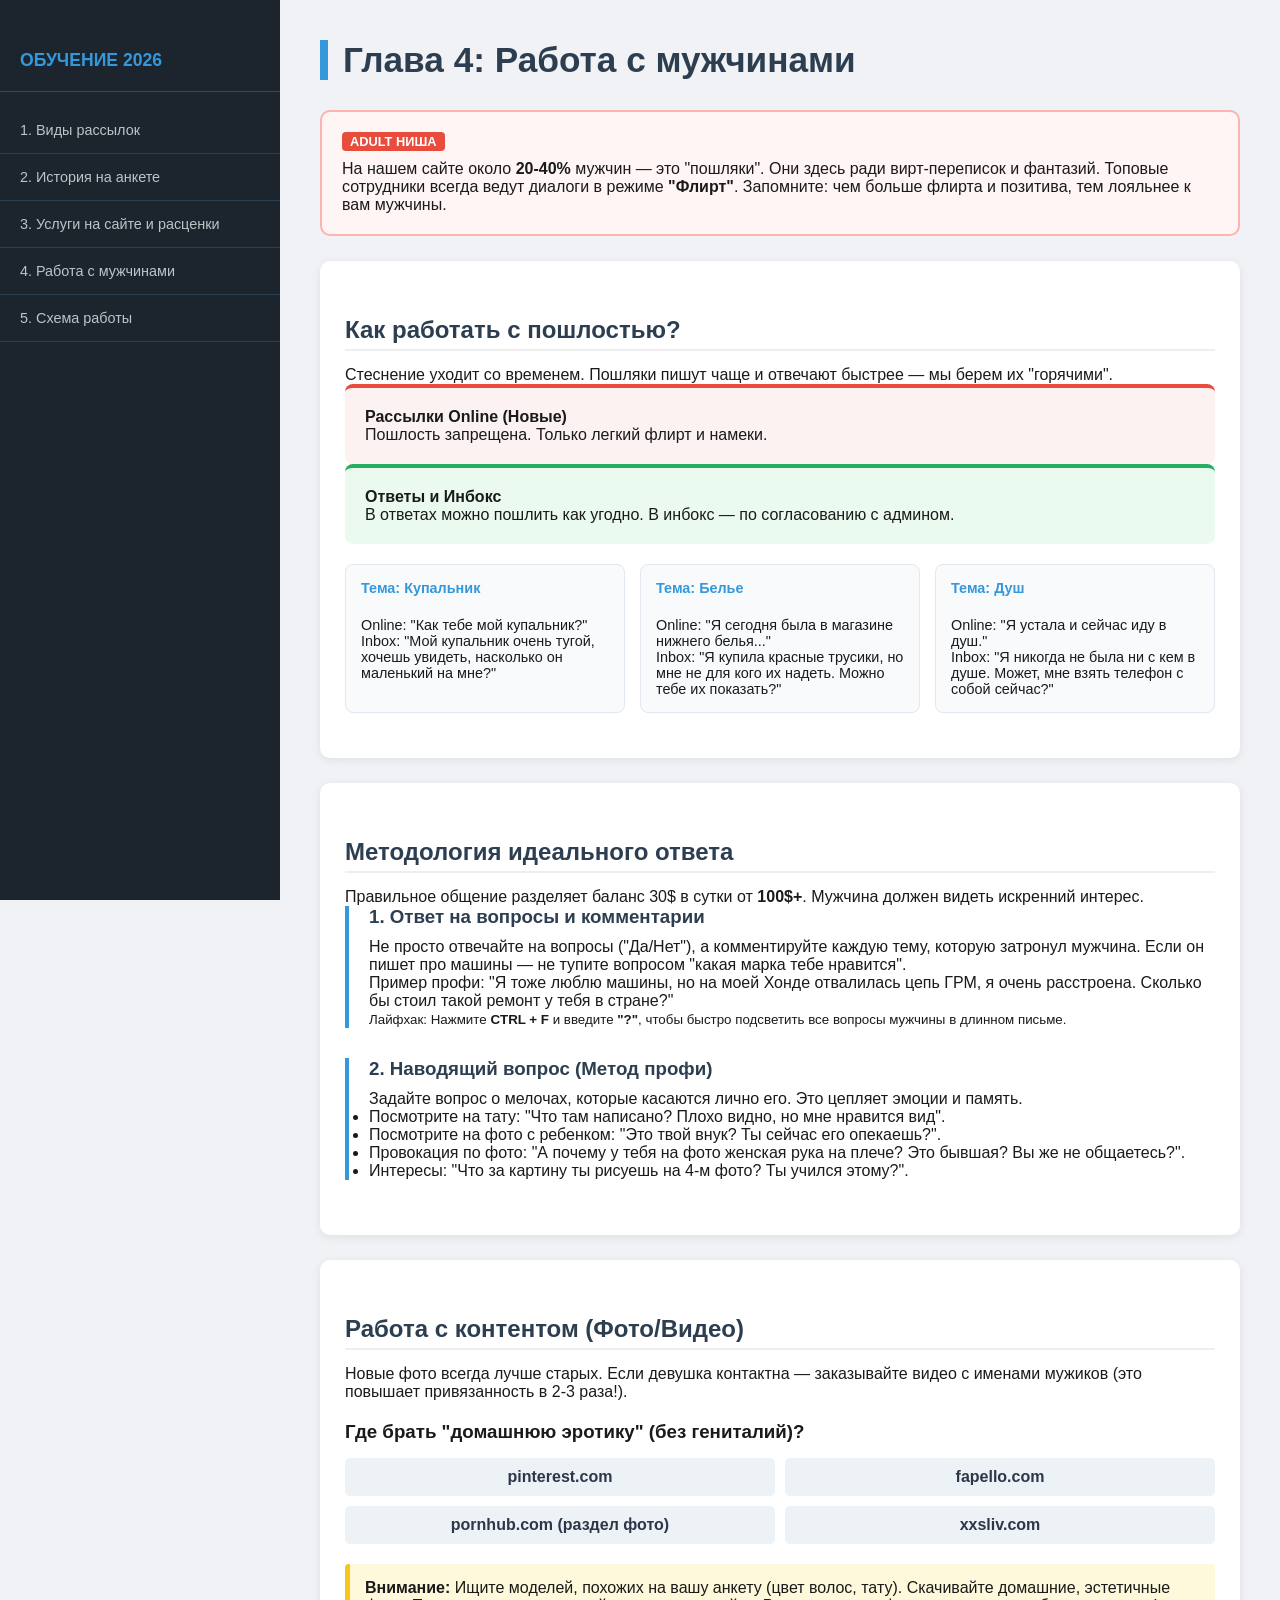
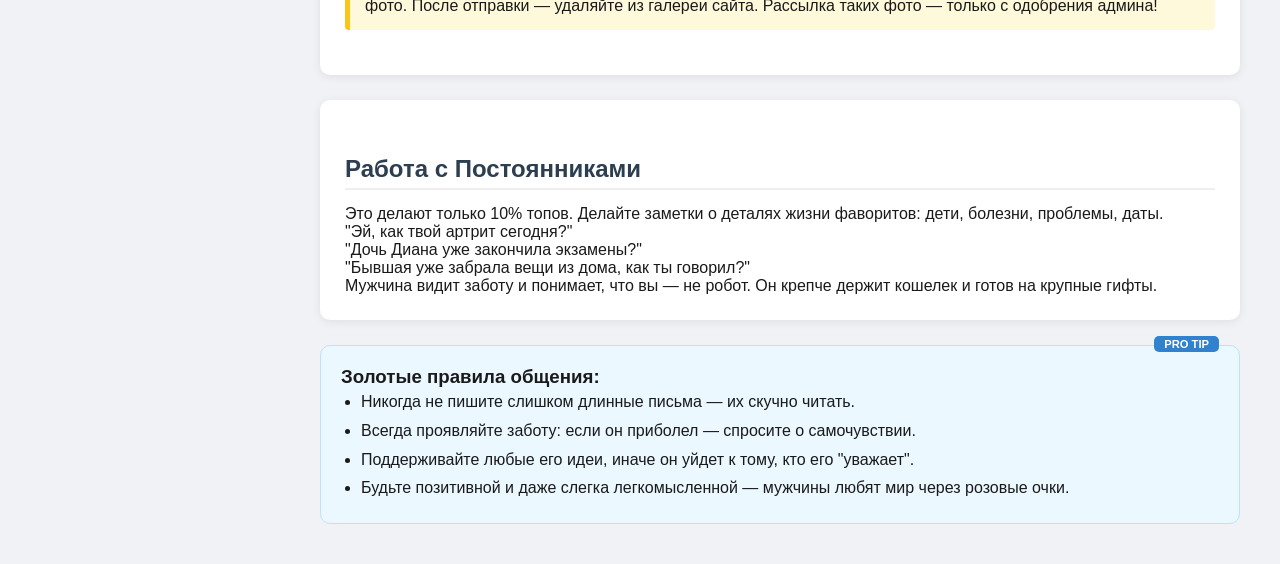
<file: chapter4.html>
<!DOCTYPE html>
<html lang="ru">
<head>
    <meta charset="UTF-8">
    <meta name="viewport" content="width=device-width, initial-scale=1.0">
    <title>ОБУЧЕНИЕ 2026 - Глава 4: Работа с мужчинами</title>
    <link rel="stylesheet" href="style.css">
    <style>
        .sidebar ul li { padding: 0; }
        .sidebar ul li a { display: block; padding: 15px 20px; color: #bdc3c7; text-decoration: none; width: 100%; }
        .sidebar li.active a { color: white; }
        
        .adult-box { background: #fff5f5; border: 2px solid #feb2b2; padding: 20px; border-radius: 10px; margin-bottom: 25px; }
        .hot-tag { background: #e74c3c; color: white; padding: 2px 8px; border-radius: 4px; font-size: 0.8rem; font-weight: bold; }
        
        .example-grid { display: grid; grid-template-columns: 1fr 1fr 1fr; gap: 15px; margin: 20px 0; }
        .example-card { background: #f8fafc; border: 1px solid #e2e8f0; padding: 15px; border-radius: 8px; font-size: 0.9rem; }
        .example-card b { color: #3498db; display: block; margin-bottom: 5px; }

        .method-step { border-left: 4px solid #3498db; padding-left: 20px; margin-bottom: 30px; }
        .method-step h3 { margin-bottom: 10px; color: #2c3e50; }

        .resource-list { display: grid; grid-template-columns: 1fr 1fr; gap: 10px; margin-top: 15px; }
        .resource-item { background: #edf2f7; padding: 10px; border-radius: 5px; font-weight: bold; text-align: center; color: #2d3748; }
        
        .pro-tip { background: #ebf8ff; border: 1px solid #bee3f8; padding: 20px; border-radius: 10px; margin-top: 20px; position: relative; }
        .pro-tip::before { content: "PRO TIP"; position: absolute; top: -10px; right: 20px; background: #3182ce; color: white; padding: 2px 10px; border-radius: 5px; font-size: 0.7rem; font-weight: bold; }
    </style>
</head>
<body>

    <div class="sidebar">
    <h2>ОБУЧЕНИЕ 2026</h2>
    <ul>
        <li><a href="index.html">1. Виды рассылок</a></li>
        <li><a href="chapter2.html">2. История на анкете</a></li>
        <li><a href="chapter3.html">3. Услуги на сайте и расценки</a></li>
        <li><a href="chapter4.html">4. Работа с мужчинами</a></li>
        <li><a href="chapter5.html">5. Схема работы</a></li>
    </ul>
</div>

    <div class="main-content">
        <h1>Глава 4: Работа с мужчинами</h1>

        <div class="adult-box">
            <span class="hot-tag">ADULT НИША</span>
            <p style="margin-top: 10px;">На нашем сайте около <b>20-40%</b> мужчин — это "пошляки". Они здесь ради вирт-переписок и фантазий. Топовые сотрудники всегда ведут диалоги в режиме <b>"Флирт"</b>. Запомните: чем больше флирта и позитива, тем лояльнее к вам мужчины.</p>
        </div>

        <div class="card">
            <h2>Как работать с пошлостью?</h2>
            <p>Стеснение уходит со временем. Пошляки пишут чаще и отвечают быстрее — мы берем их "горячими".</p>
            <div class="grid-2">
                <div class="rule-box rule-deny">
                    <h4>Рассылки Online (Новые)</h4>
                    <p>Пошлость запрещена. Только легкий флирт и намеки.</p>
                </div>
                <div class="rule-box rule-allow">
                    <h4>Ответы и Инбокс</h4>
                    <p>В ответах можно пошлить как угодно. В инбокс — по согласованию с админом.</p>
                </div>
            </div>

            <div class="example-grid">
                <div class="example-card"><b>Тема: Купальник</b><br>Online: "Как тебе мой купальник?"<br>Inbox: "Мой купальник очень тугой, хочешь увидеть, насколько он маленький на мне?"</div>
                <div class="example-card"><b>Тема: Белье</b><br>Online: "Я сегодня была в магазине нижнего белья..."<br>Inbox: "Я купила красные трусики, но мне не для кого их надеть. Можно тебе их показать?"</div>
                <div class="example-card"><b>Тема: Душ</b><br>Online: "Я устала и сейчас иду в душ."<br>Inbox: "Я никогда не была ни с кем в душе. Может, мне взять телефон с собой сейчас?"</div>
            </div>
        </div>

        <div class="card">
            <h2>Методология идеального ответа</h2>
            <p>Правильное общение разделяет баланс 30$ в сутки от <b>100$+</b>. Мужчина должен видеть искренний интерес.</p>
            
            <div class="method-step">
                <h3>1. Ответ на вопросы и комментарии</h3>
                <p>Не просто отвечайте на вопросы ("Да/Нет"), а комментируйте каждую тему, которую затронул мужчина. Если он пишет про машины — не тупите вопросом "какая марка тебе нравится".</p>
                <div class="quote-box">Пример профи: "Я тоже люблю машины, но на моей Хонде отвалилась цепь ГРМ, я очень расстроена. Сколько бы стоил такой ремонт у тебя в стране?"</div>
                <p><small>Лайфхак: Нажмите <b>CTRL + F</b> и введите <b>"?"</b>, чтобы быстро подсветить все вопросы мужчины в длинном письме.</small></p>
            </div>

            <div class="method-step">
                <h3>2. Наводящий вопрос (Метод профи)</h3>
                <p>Задайте вопрос о мелочах, которые касаются лично его. Это цепляет эмоции и память.</p>
                <ul class="list-style">
                    <li>Посмотрите на тату: "Что там написано? Плохо видно, но мне нравится вид".</li>
                    <li>Посмотрите на фото с ребенком: "Это твой внук? Ты сейчас его опекаешь?".</li>
                    <li>Провокация по фото: "А почему у тебя на фото женская рука на плече? Это бывшая? Вы же не общаетесь?".</li>
                    <li>Интересы: "Что за картину ты рисуешь на 4-м фото? Ты учился этому?".</li>
                </ul>
            </div>
        </div>

        <div class="card">
            <h2>Работа с контентом (Фото/Видео)</h2>
            <p>Новые фото всегда лучше старых. Если девушка контактна — заказывайте видео с именами мужиков (это повышает привязанность в 2-3 раза!).</p>
            
            <h3 style="margin-top:20px;">Где брать "домашнюю эротику" (без гениталий)?</h3>
            <div class="resource-list">
                <div class="resource-item">pinterest.com</div>
                <div class="resource-item">fapello.com</div>
                <div class="resource-item">pornhub.com (раздел фото)</div>
                <div class="resource-item">xxsliv.com</div>
            </div>
            <div class="important-note">
                <b>Внимание:</b> Ищите моделей, похожих на вашу анкету (цвет волос, тату). Скачивайте домашние, эстетичные фото. После отправки — удаляйте из галереи сайта. Рассылка таких фото — только с одобрения админа!
            </div>
        </div>

        <div class="card">
            <h2>Работа с Постоянниками</h2>
            <p>Это делают только 10% топов. Делайте заметки о деталях жизни фаворитов: дети, болезни, проблемы, даты.</p>
            <div class="quote-box">
                "Эй, как твой артрит сегодня?"<br>
                "Дочь Диана уже закончила экзамены?"<br>
                "Бывшая уже забрала вещи из дома, как ты говорил?"
            </div>
            <p>Мужчина видит заботу и понимает, что вы — не робот. Он крепче держит кошелек и готов на крупные гифты.</p>
        </div>

        <div class="pro-tip">
            <h3>Золотые правила общения:</h3>
            <ul style="margin-left: 20px; line-height: 1.8;">
                <li>Никогда не пишите слишком длинные письма — их скучно читать.</li>
                <li>Всегда проявляйте заботу: если он приболел — спросите о самочувствии.</li>
                <li>Поддерживайте любые его идеи, иначе он уйдет к тому, кто его "уважает".</li>
                <li>Будьте позитивной и даже слегка легкомысленной — мужчины любят мир через розовые очки.</li>
            </ul>
        </div>
    </div>

</body>
</html>
</file>
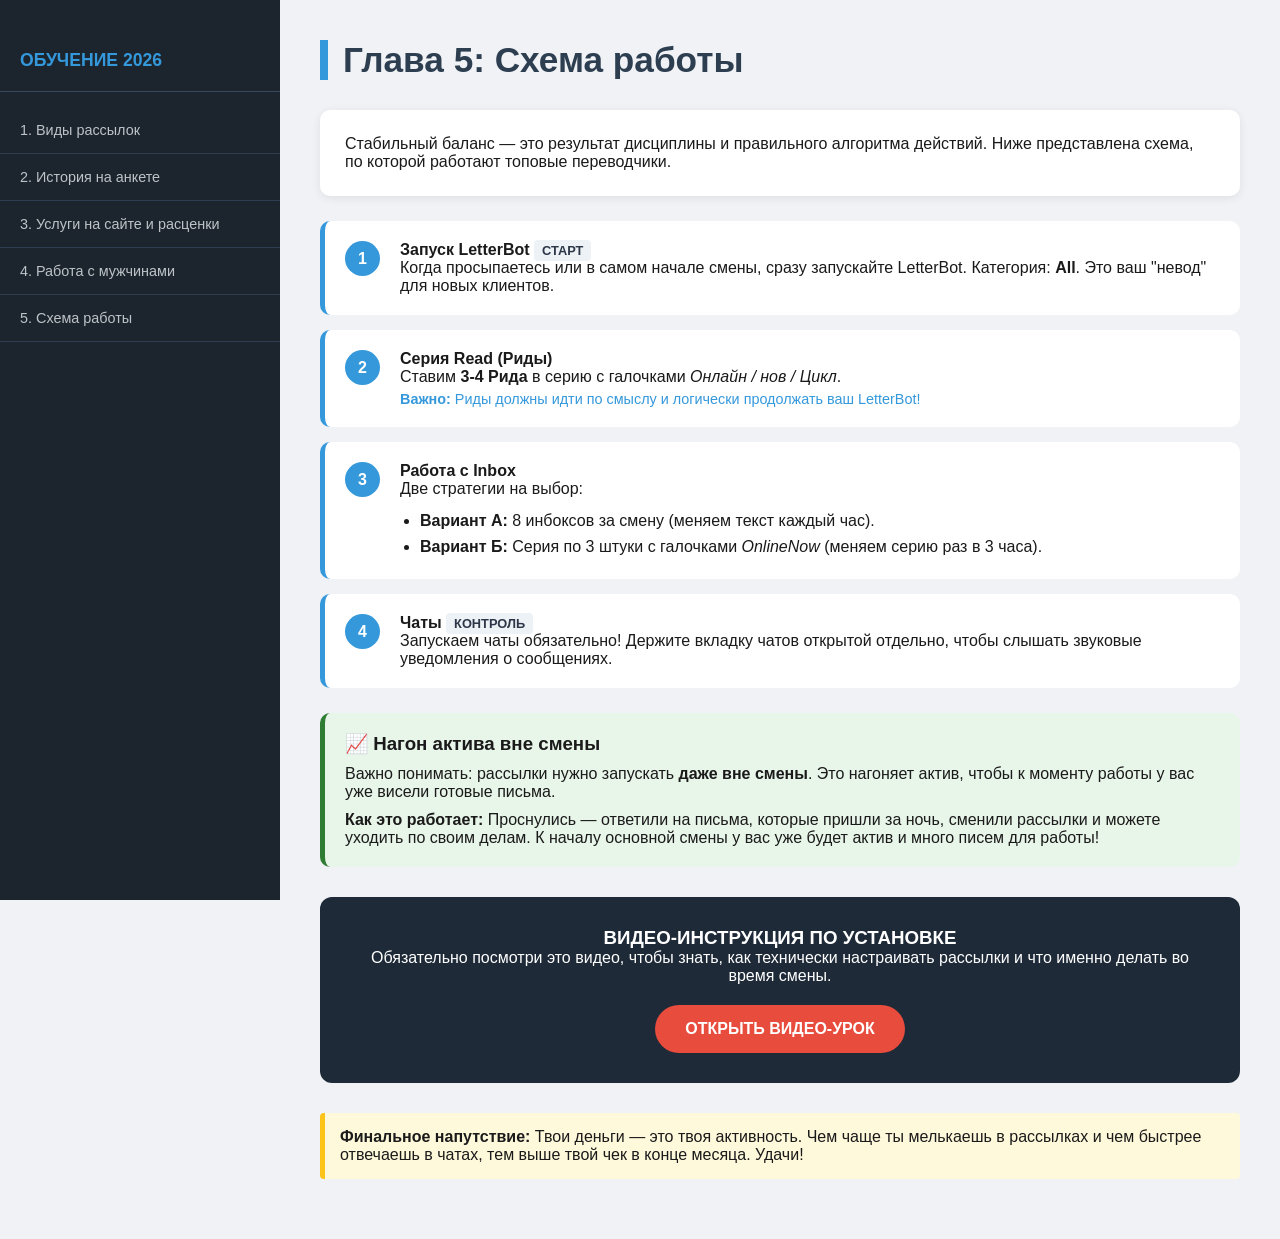
<file: chapter5.html>
<!DOCTYPE html>
<html lang="ru">
<head>
    <meta charset="UTF-8">
    <meta name="viewport" content="width=device-width, initial-scale=1.0">
    <title>ОБУЧЕНИЕ 2026 - Глава 5: Схема работы</title>
    <link rel="stylesheet" href="style.css">
    <style>
        .sidebar ul li { padding: 0; }
        .sidebar ul li a { display: block; padding: 15px 20px; color: #bdc3c7; text-decoration: none; width: 100%; }
        .sidebar li.active a { color: white; }
        
        .step-card { display: flex; align-items: flex-start; gap: 20px; background: white; padding: 20px; border-radius: 10px; margin-bottom: 15px; border-left: 5px solid #3498db; }
        .step-num { background: #3498db; color: white; width: 35px; height: 35px; border-radius: 50%; display: flex; align-items: center; justify-content: center; font-weight: bold; flex-shrink: 0; }
        
        .active-box { background: #e8f5e9; border-left: 5px solid #2e7d32; padding: 20px; border-radius: 10px; margin: 25px 0; }
        
        .video-box { background: #1e2a38; color: white; padding: 30px; border-radius: 12px; text-align: center; margin-top: 30px; }
        .video-btn { background: #e74c3c; color: white; padding: 15px 30px; text-decoration: none; border-radius: 30px; display: inline-block; font-weight: bold; margin-top: 20px; transition: 0.3s; }
        .video-btn:hover { background: #c0392b; transform: scale(1.05); }

        .time-badge { background: #edf2f7; color: #2d3748; padding: 3px 8px; border-radius: 4px; font-size: 0.8rem; font-weight: bold; text-transform: uppercase; }
    </style>
</head>
<body>

   <div class="sidebar">
    <h2>ОБУЧЕНИЕ 2026</h2>
    <ul>
        <li><a href="index.html">1. Виды рассылок</a></li>
        <li><a href="chapter2.html">2. История на анкете</a></li>
        <li><a href="chapter3.html">3. Услуги на сайте и расценки</a></li>
        <li><a href="chapter4.html">4. Работа с мужчинами</a></li>
        <li><a href="chapter5.html">5. Схема работы</a></li>
    </ul>
</div>

    <div class="main-content">
        <h1>Глава 5: Схема работы</h1>

        <div class="card">
            <p>Стабильный баланс — это результат дисциплины и правильного алгоритма действий. Ниже представлена схема, по которой работают топовые переводчики.</p>
        </div>

        <div class="step-card">
            <div class="step-num">1</div>
            <div>
                <b>Запуск LetterBot <span class="time-badge">Старт</span></b>
                <p>Когда просыпаетесь или в самом начале смены, сразу запускайте LetterBot. Категория: <b>All</b>. Это ваш "невод" для новых клиентов.</p>
            </div>
        </div>

        <div class="step-card">
            <div class="step-num">2</div>
            <div>
                <b>Серия Read (Риды)</b>
                <p>Ставим <b>3-4 Рида</b> в серию с галочками <i>Онлайн / нов / Цикл</i>. </p>
                <p style="color: #3498db; font-size: 0.9rem; margin-top: 5px;"><b>Важно:</b> Риды должны идти по смыслу и логически продолжать ваш LetterBot!</p>
            </div>
        </div>

        <div class="step-card">
            <div class="step-num">3</div>
            <div>
                <b>Работа с Inbox</b>
                <p>Две стратегии на выбор:</p>
                <ul style="margin-left: 20px; margin-top: 10px; line-height: 1.6;">
                    <li><b>Вариант А:</b> 8 инбоксов за смену (меняем текст каждый час).</li>
                    <li><b>Вариант Б:</b> Серия по 3 штуки с галочками <i>OnlineNow</i> (меняем серию раз в 3 часа).</li>
                </ul>
            </div>
        </div>

        <div class="step-card">
            <div class="step-num">4</div>
            <div>
                <b>Чаты <span class="time-badge">Контроль</span></b>
                <p>Запускаем чаты обязательно! Держите вкладку чатов открытой отдельно, чтобы слышать звуковые уведомления о сообщениях.</p>
            </div>
        </div>

        <div class="active-box">
            <h3>📈 Нагон актива вне смены</h3>
            <p style="margin-top: 10px;">Важно понимать: рассылки нужно запускать <b>даже вне смены</b>. Это нагоняет актив, чтобы к моменту работы у вас уже висели готовые письма.</p>
            <p style="margin-top: 10px;"><b>Как это работает:</b> Проснулись — ответили на письма, которые пришли за ночь, сменили рассылки и можете уходить по своим делам. К началу основной смены у вас уже будет актив и много писем для работы!</p>
        </div>

        <div class="video-box">
            <h3>ВИДЕО-ИНСТРУКЦИЯ ПО УСТАНОВКЕ</h3>
            <p>Обязательно посмотри это видео, чтобы знать, как технически настраивать рассылки и что именно делать во время смены.</p>

            <a href="https://drive.google.com/file/d/1iffNYEQoBUEc4zUqskbzukCzVu-NR41H/view?usp=sharing" target="_blank" class="video-btn">ОТКРЫТЬ ВИДЕО-УРОК</a>
        </div>

        <div class="important-note" style="margin-top: 30px;">
            <b>Финальное напутствие:</b> Твои деньги — это твоя активность. Чем чаще ты мелькаешь в рассылках и чем быстрее отвечаешь в чатах, тем выше твой чек в конце месяца. Удачи!
        </div>
    </div>

</body>
</html>
</file>
<file: style.css>
* { box-sizing: border-box; margin: 0; padding: 0; font-family: 'Arial', sans-serif; }
body { display: flex; background-color: #f0f2f5; color: #1a1a1a; min-height: 100vh; }

.sidebar { width: 280px; background-color: #1c252e; color: #ecf0f1; position: fixed; height: 100%; padding: 20px 0; }
.sidebar h2 { padding: 0 20px 20px; font-size: 1.1rem; border-bottom: 1px solid #34495e; color: #3498db; }
.sidebar ul { list-style: none; margin-top: 10px; }
.sidebar a { text-decoration: none; color: #bdc3c7; }
.sidebar li { padding: 15px 20px; border-bottom: 1px solid #2c3e50; cursor: pointer; font-size: 0.9rem; transition: 0.2s; }
.sidebar li:hover { background-color: #2c3e50; color: white; }
.sidebar li.active { background-color: #3498db; color: white; font-weight: bold; }

.main-content { margin-left: 280px; padding: 40px; width: calc(100% - 280px); }
h1 { font-size: 2.2rem; color: #2c3e50; margin-bottom: 30px; border-left: 8px solid #3498db; padding-left: 15px; }
h2 { font-size: 1.5rem; margin: 30px 0 15px; color: #2c3e50; border-bottom: 2px solid #eee; padding-bottom: 5px; }

.card { background: white; border-radius: 10px; padding: 25px; margin-bottom: 25px; box-shadow: 0 2px 10px rgba(0,0,0,0.08); }
.type-tag { display: inline-block; padding: 4px 12px; border-radius: 20px; font-size: 0.75rem; font-weight: bold; text-transform: uppercase; margin-bottom: 10px; }
.tag-bot { background: #e1f5fe; color: #0288d1; }
.tag-read { background: #fff3e0; color: #ef6c00; }
.tag-inbox { background: #e8f5e9; color: #2e7d32; }

.mail-example { background: #f8f9fa; border: 1px solid #e0e0e0; padding: 15px; border-radius: 6px; margin: 10px 0; font-style: italic; line-height: 1.4; }
.audience-grid { display: grid; grid-template-columns: 1fr 1fr; gap: 20px; margin-top: 15px; }
.audience-item { border: 1px solid #eee; padding: 15px; border-radius: 8px; }
.audience-item b { color: #2c3e50; display: block; margin-bottom: 5px; }

.rules-container { display: flex; gap: 20px; }
.rule-box { flex: 1; padding: 20px; border-radius: 8px; }
.rule-allow { background-color: #ebfaef; border-top: 4px solid #27ae60; }
.rule-deny { background-color: #fdf2f2; border-top: 4px solid #e74c3c; }

.important-note { background: #fff9db; border-left: 5px solid #fcc419; padding: 15px; border-radius: 4px; margin: 20px 0; }
.task-box { background: #f3f0ff; border: 2px dashed #8e44ad; padding: 25px; border-radius: 10px; }
</file>
